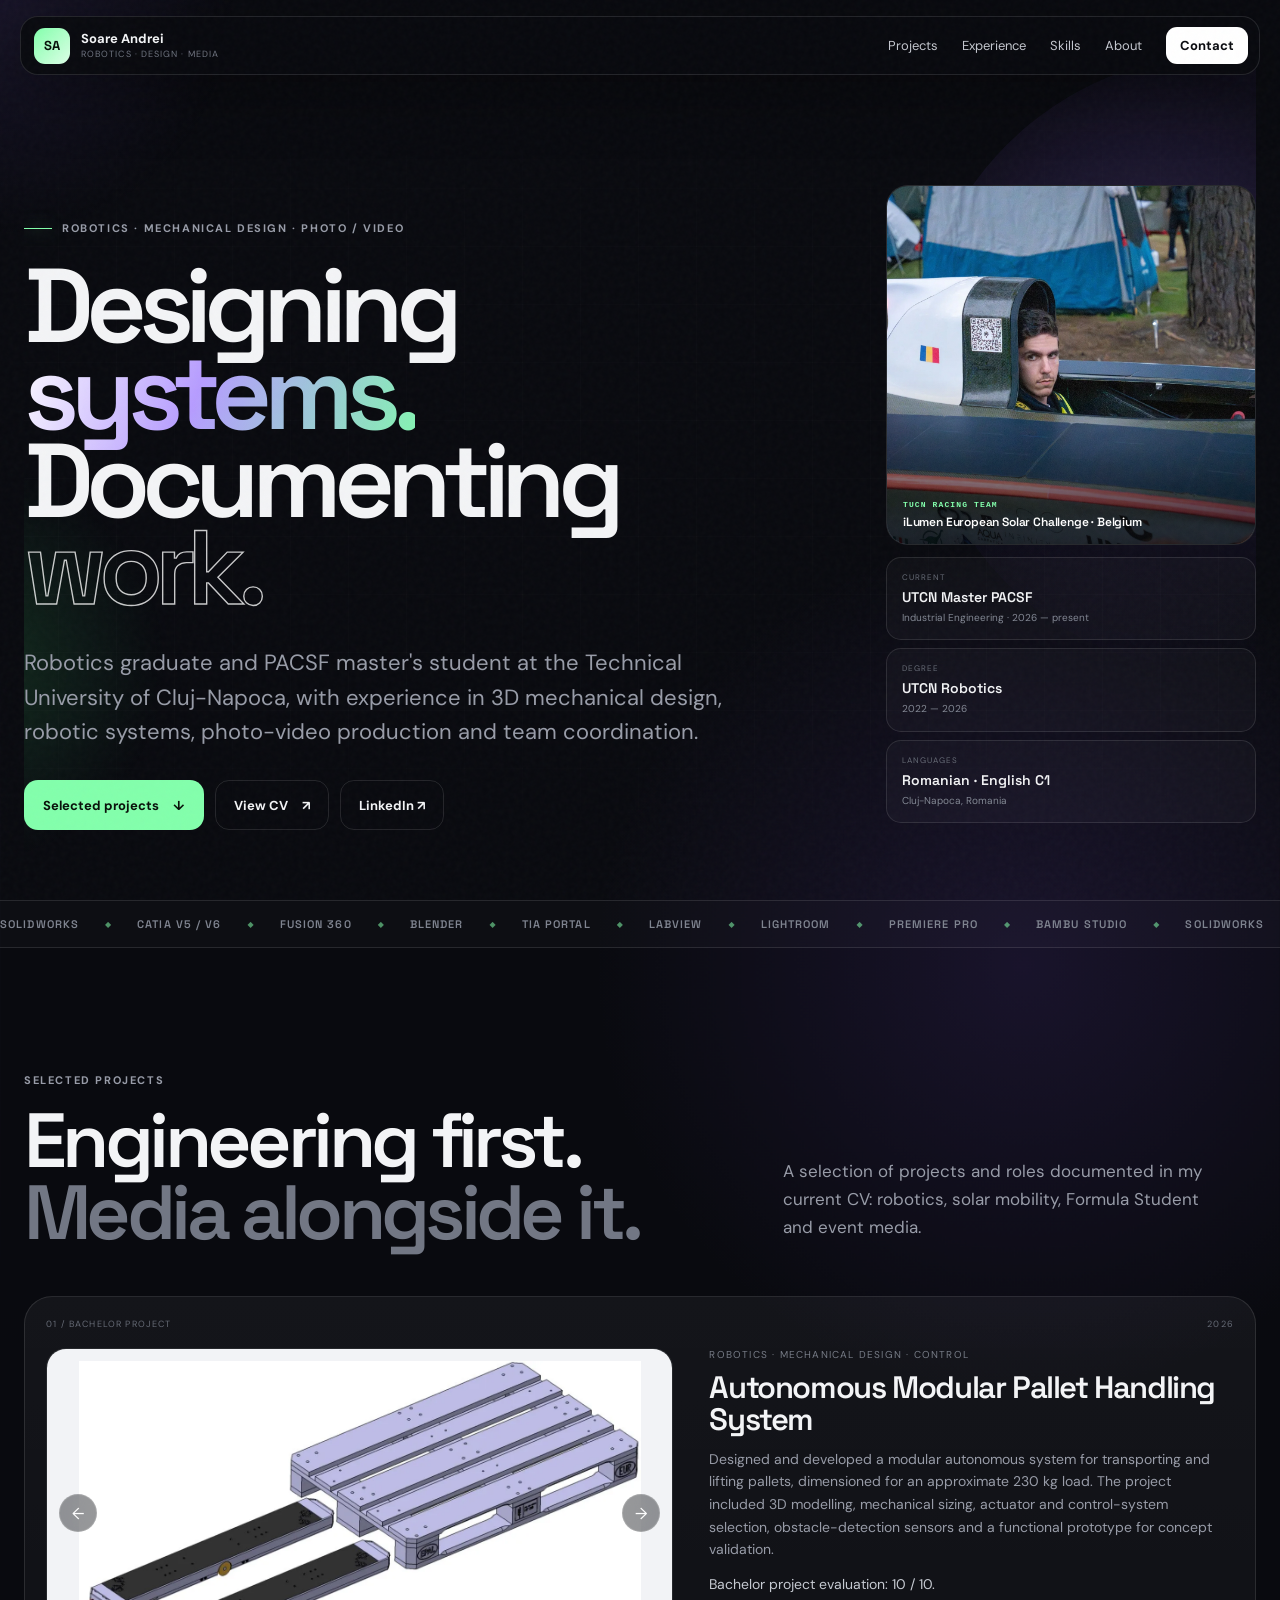
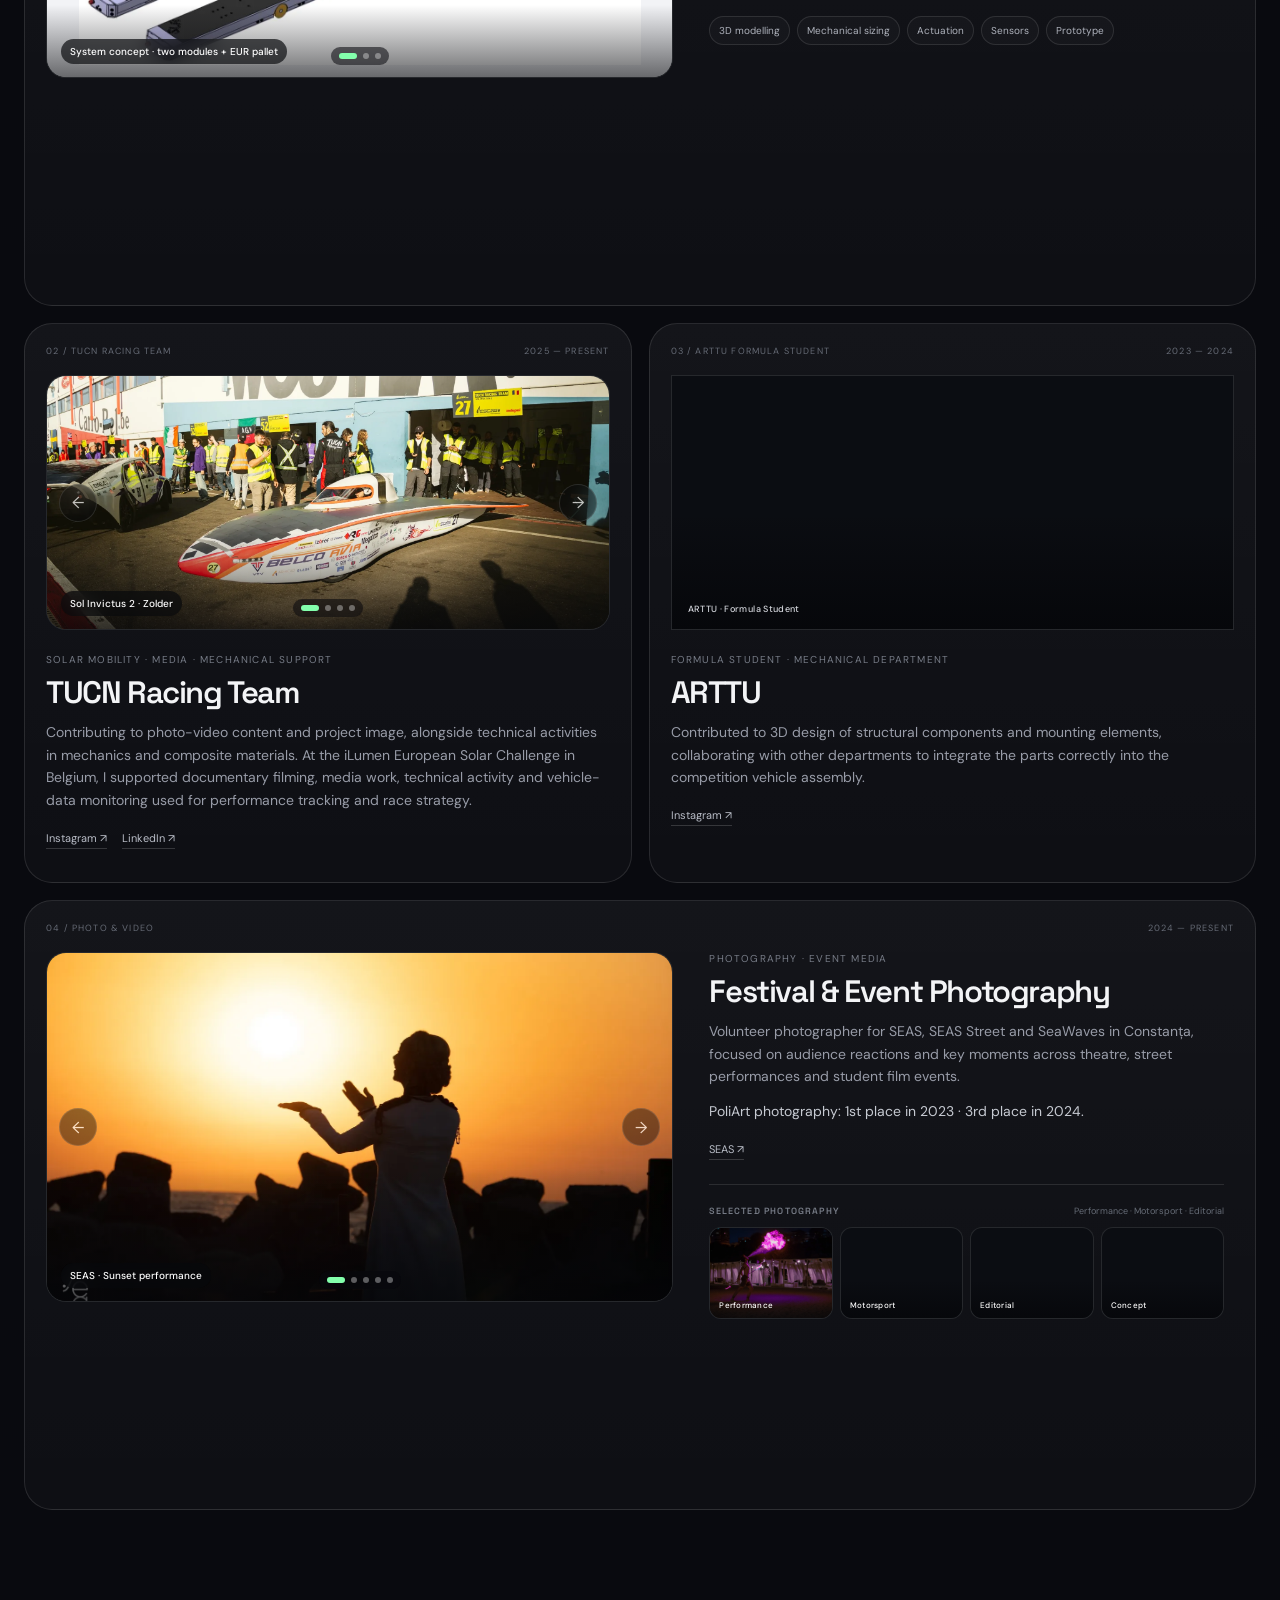
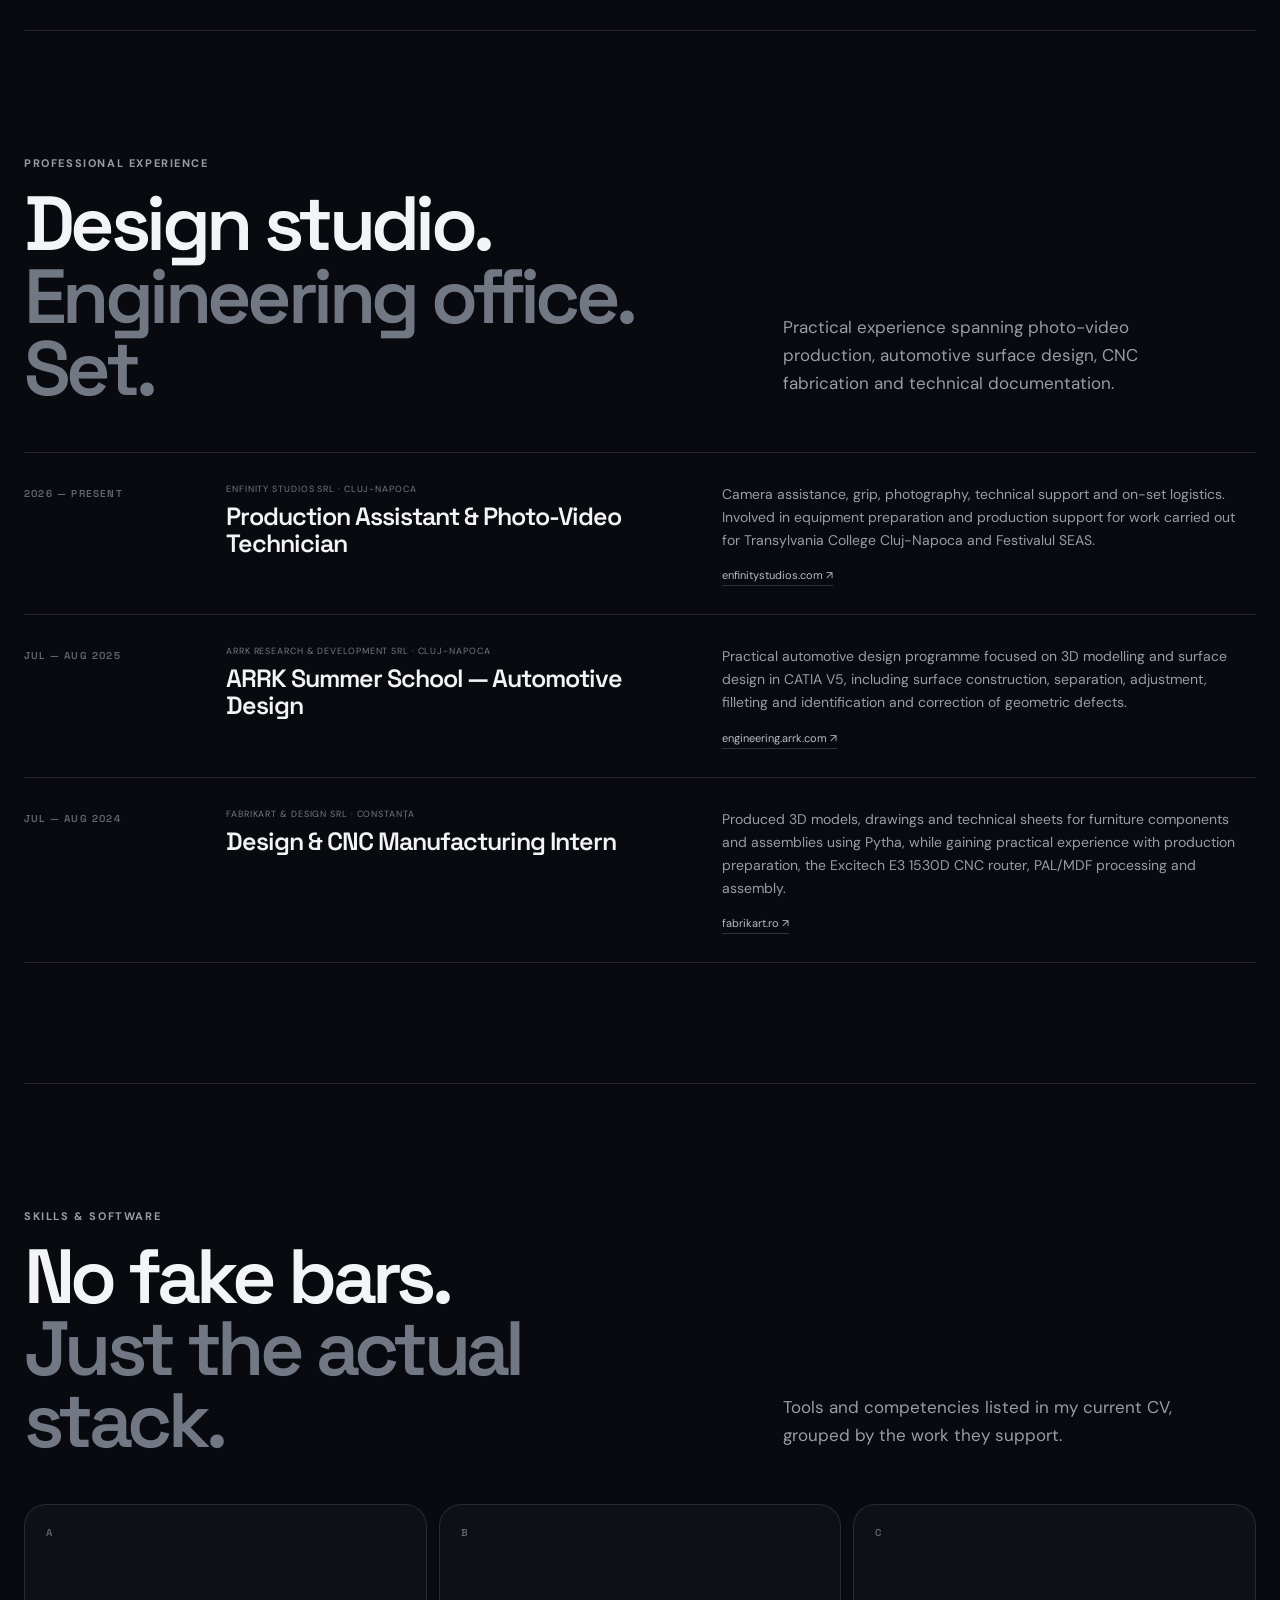
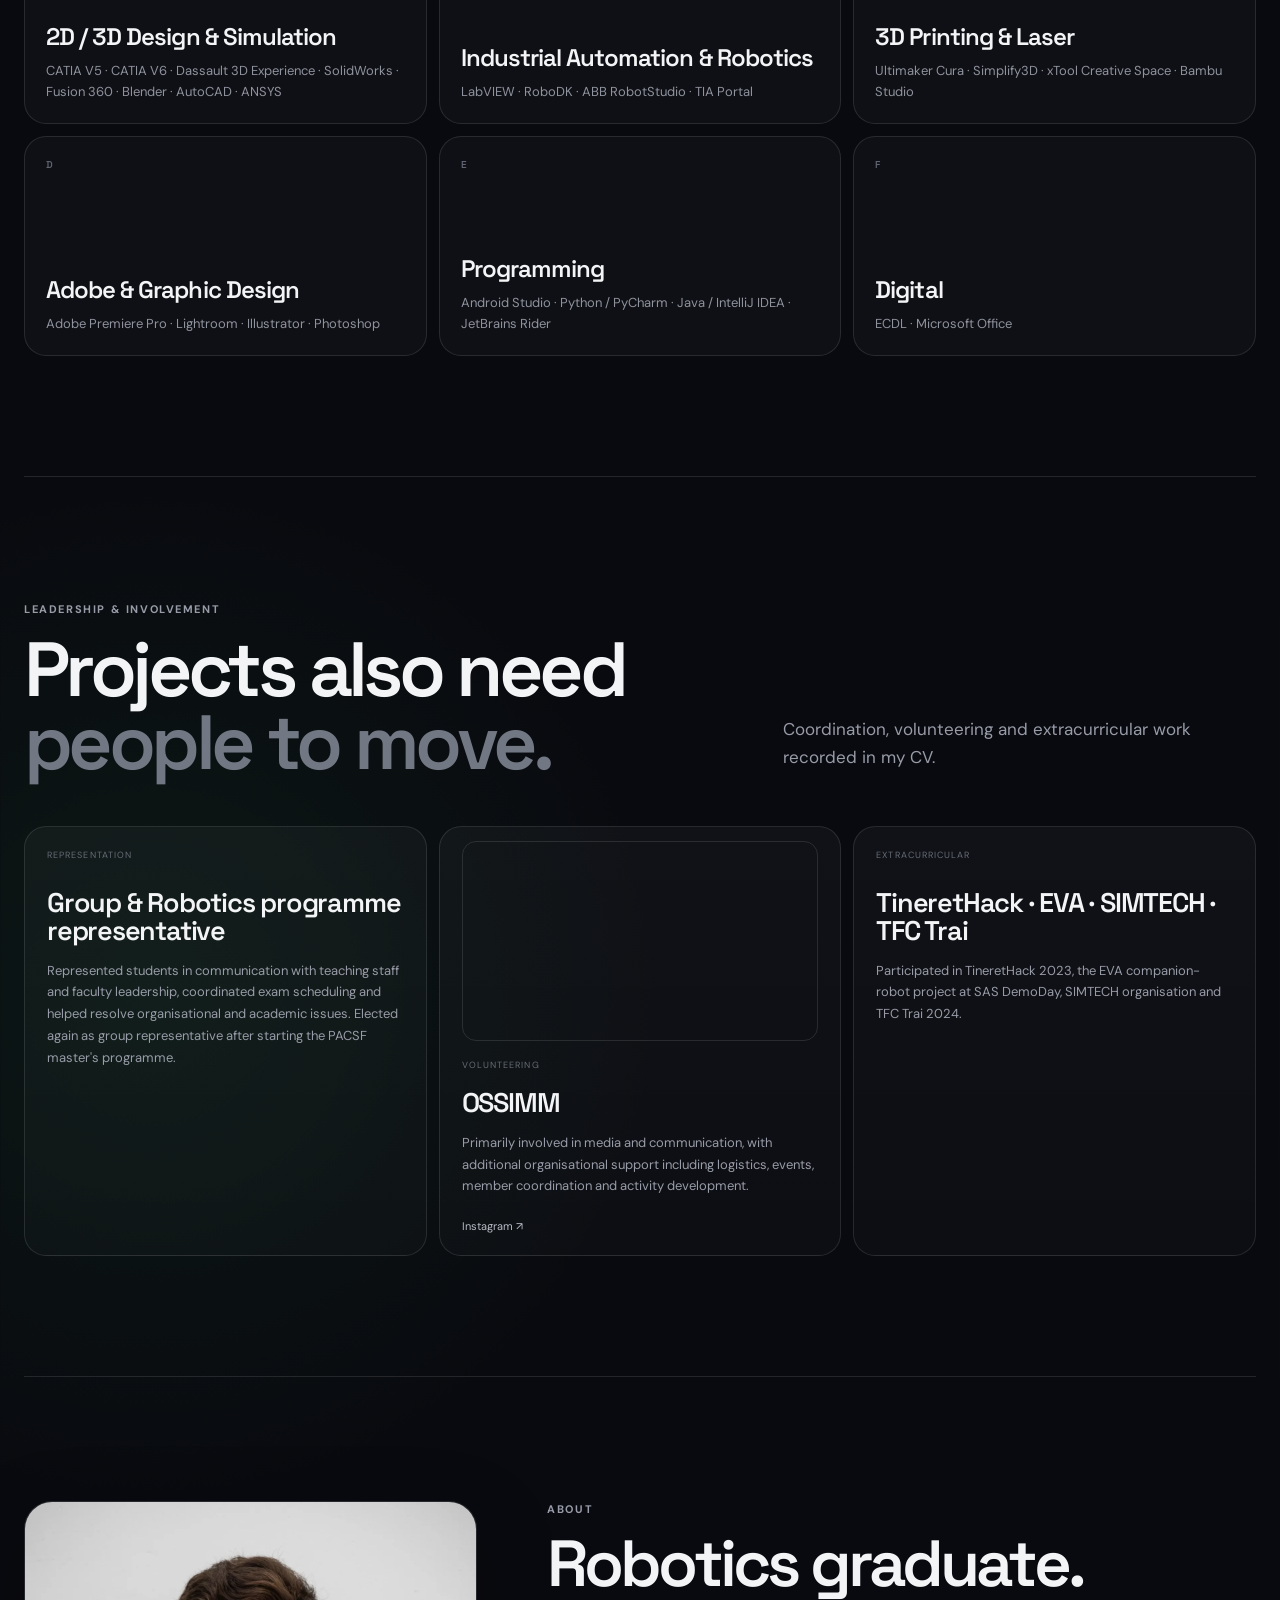
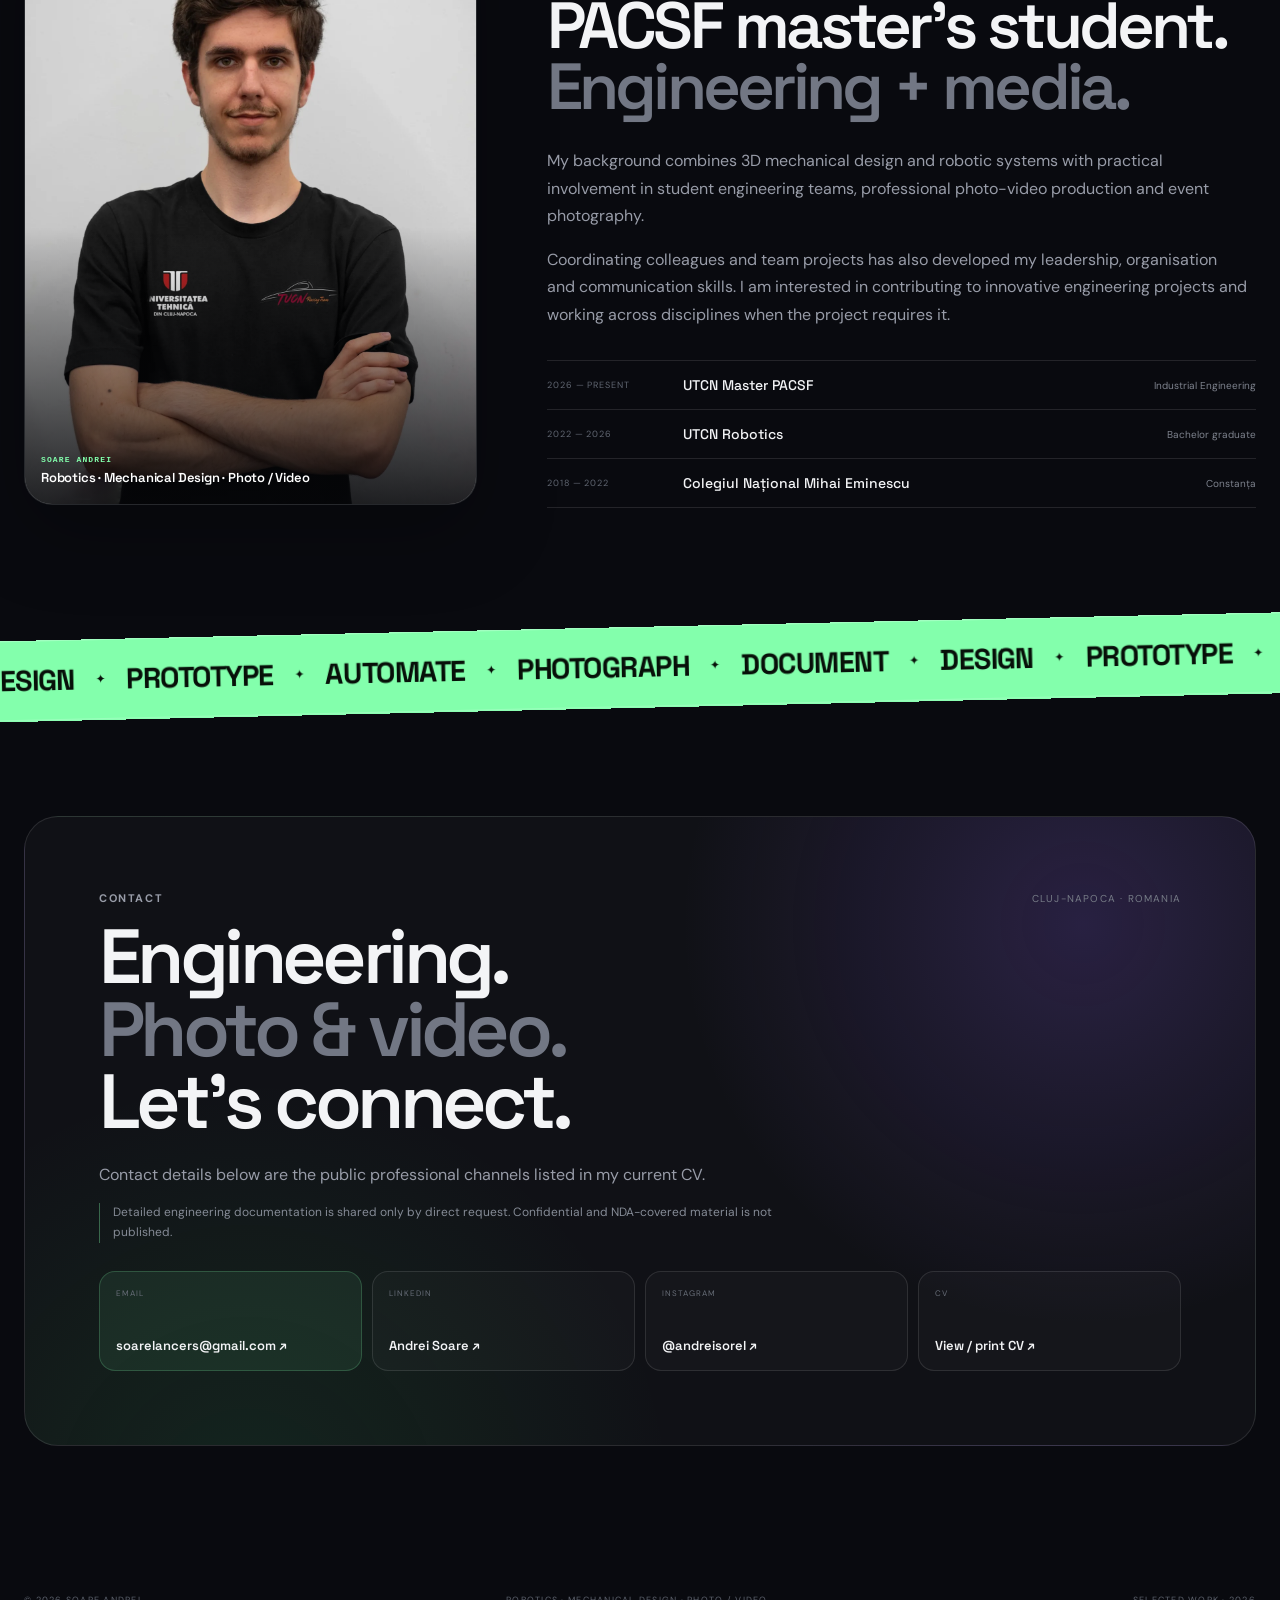
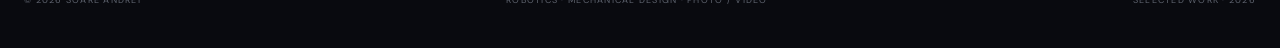
<file: index.html>
<!doctype html>
<html lang="en">
<head>
  <meta charset="utf-8">
  <meta name="viewport" content="width=device-width,initial-scale=1">
  <meta name="theme-color" content="#090a0f">
  <meta name="description" content="Portfolio of Soare Andrei — robotics, mechanical design, automation and photo-video work.">
  <meta property="og:title" content="Soare Andrei — Robotics · Design · Media">
  <meta property="og:description" content="Robotics graduate and PACSF master's student at UTCN, with experience in mechanical design, robotic systems and photo-video production.">
  <meta property="og:type" content="website">
  <meta property="og:site_name" content="Soare Andrei Portfolio">
  <meta property="og:url" content="https://sorel21.github.io/Sorel212/">
  <meta property="og:image" content="https://sorel21.github.io/Sorel212/assets/hero-cockpit.webp">
  <meta name="twitter:card" content="summary_large_image">
  <meta name="robots" content="index,follow">
  <link rel="canonical" href="https://sorel21.github.io/Sorel212/">
  <title>Soare Andrei — Robotics · Design · Media</title>
  <link rel="icon" href="favicon.svg" type="image/svg+xml">
  <link rel="preload" as="image" href="assets/hero-cockpit.webp" fetchpriority="high" decoding="async">
  <link rel="preconnect" href="https://fonts.googleapis.com">
  <link rel="preconnect" href="https://fonts.gstatic.com" crossorigin>
  <link href="https://fonts.googleapis.com/css2?family=DM+Sans:wght@400;500;600;700&family=Space+Grotesk:wght@500;600;700&display=swap" rel="stylesheet">
  <link rel="stylesheet" href="styles.css">
  <script type="application/ld+json">
  {
    "@context":"https://schema.org",
    "@type":"Person",
    "name":"Soare Andrei",
    "url":"https://sorel21.github.io/Sorel212/",
    "sameAs":[
      "https://www.linkedin.com/in/andrei-soare-3b8b732bb/",
      "https://www.instagram.com/andreisorel/"
    ],
    "alumniOf":{"@type":"CollegeOrUniversity","name":"Technical University of Cluj-Napoca"},
    "knowsAbout":["Robotics","Mechanical Design","Industrial Automation","Photography","Video Production"]
  }
  </script>
</head>
<body>
  <div class="page-noise" aria-hidden="true"></div>
  <div class="pointer-glow" aria-hidden="true"></div>
  <div class="scroll-progress" aria-hidden="true"><span></span></div>

  <header class="topbar">
    <a href="#top" class="brand" aria-label="Soare Andrei — home">
      <span class="brand-mark">SA</span>
      <span class="brand-copy">
        <strong>Soare Andrei</strong>
        <small>Robotics · Design · Media</small>
      </span>
    </a>

    <button class="nav-toggle" aria-label="Toggle navigation" aria-expanded="false">
      <span></span><span></span>
    </button>

    <nav class="nav" aria-label="Primary navigation">
      <a href="#work">Projects</a>
      <a href="#experience">Experience</a>
      <a href="#skills">Skills</a>
      <a href="#about">About</a>
      <a class="nav-accent" href="#contact">Contact</a>
    </nav>
  </header>

  <main id="top">
    <section class="hero">
      <div class="hero-grid" aria-hidden="true"></div>
      <div class="orb orb-a" aria-hidden="true"></div>
      <div class="orb orb-b" aria-hidden="true"></div>

      <div class="hero-main reveal">
        <div class="eyebrow"><span></span> Robotics · Mechanical Design · Photo / Video</div>
        <h1>
          Designing<br>
          <span class="gradient">systems.</span><br>
          Documenting <span class="outline">work.</span>
        </h1>
        <p class="hero-lead">
          Robotics graduate and PACSF master's student at the Technical University of Cluj-Napoca,
          with experience in 3D mechanical design, robotic systems, photo-video production
          and team coordination.
        </p>
        <div class="hero-actions">
          <a class="btn btn-primary" href="#work">Selected projects <span>↓</span></a>
          <a class="btn btn-ghost btn-cv" href="cv.html">View CV <span>↗</span></a>
          <a class="btn btn-ghost" href="https://www.linkedin.com/in/andrei-soare-3b8b732bb/" target="_blank" rel="noreferrer">LinkedIn ↗</a>
        </div>
      </div>

      <aside class="hero-side reveal">
        <figure class="image-frame hero-image-frame">
          <img src="assets/hero-cockpit.webp" alt="Soare Andrei in the cockpit of the TUCN Racing Team solar car" fetchpriority="high">
          <figcaption>
            <span>TUCN RACING TEAM</span>
            <strong>iLumen European Solar Challenge · Belgium</strong>
          </figcaption>
        </figure>
        <div class="hero-facts">
          <div class="fact-card">
            <span>Current</span>
            <strong>UTCN Master PACSF</strong>
            <small>Industrial Engineering · 2026 — present</small>
          </div>
          <div class="fact-card">
            <span>Degree</span>
            <strong>UTCN Robotics</strong>
            <small>2022 — 2026</small>
          </div>
          <div class="fact-card">
            <span>Languages</span>
            <strong>Romanian · English C1</strong>
            <small>Cluj-Napoca, Romania</small>
          </div>
        </div>
      </aside>

      <div class="hero-scroll" aria-hidden="true">
        <span>SCROLL</span><i></i>
      </div>
    </section>

    <section class="ticker" aria-label="Selected tools">
      <div class="ticker-track">
        <span>SolidWorks</span><i>◆</i><span>CATIA V5 / V6</span><i>◆</i><span>Fusion 360</span><i>◆</i>
        <span>Blender</span><i>◆</i><span>TIA Portal</span><i>◆</i><span>LabVIEW</span><i>◆</i>
        <span>Lightroom</span><i>◆</i><span>Premiere Pro</span><i>◆</i><span>Bambu Studio</span><i>◆</i>
        <span>SolidWorks</span><i>◆</i><span>CATIA V5 / V6</span><i>◆</i><span>Fusion 360</span><i>◆</i>
        <span>Blender</span><i>◆</i><span>TIA Portal</span><i>◆</i><span>LabVIEW</span><i>◆</i>
        <span>Lightroom</span><i>◆</i><span>Premiere Pro</span><i>◆</i><span>Bambu Studio</span><i>◆</i>
      </div>
    </section>

    <section class="section" id="work">
      <div class="section-head reveal">
        <div>
          <span class="kicker">Selected projects</span>
          <h2>Engineering first.<br><span>Media alongside it.</span></h2>
        </div>
        <p>
          A selection of projects and roles documented in my current CV:
          robotics, solar mobility, Formula Student and event media.
        </p>
      </div>

      <div class="project-grid">
        <article class="project project-feature reveal spotlight">
          <div class="project-meta">
            <span>01 / BACHELOR PROJECT</span>
            <span>2026</span>
          </div>
          <div class="project-photo-slot carousel portfolio-carousel bachelor-carousel" data-autoplay="4600" aria-label="CAD views of the autonomous modular pallet handling system">
            <div class="carousel-viewport">
              <figure class="carousel-slide is-active">
                <img src="assets/bachelor-main.webp" alt="CAD assembly showing two autonomous modules positioned under a EUR pallet" loading="lazy" decoding="async">
                <figcaption>System concept · two modules + EUR pallet</figcaption>
              </figure>
              <figure class="carousel-slide">
                <img src="assets/bachelor-unit.webp" alt="CAD isometric view of one autonomous pallet transport module" loading="lazy" decoding="async">
                <figcaption>Module design</figcaption>
              </figure>
              <figure class="carousel-slide">
                <img src="assets/bachelor-side.webp" alt="CAD side view of the lifting mechanism" loading="lazy" decoding="async">
                <figcaption>Lifting geometry</figcaption>
              </figure>
            </div>
            <button class="carousel-arrow carousel-prev" type="button" aria-label="Previous image">←</button>
            <button class="carousel-arrow carousel-next" type="button" aria-label="Next image">→</button>
            <div class="carousel-dots" aria-label="Choose image">
              <button class="is-active" type="button" aria-label="Image 1"></button>
              <button type="button" aria-label="Image 2"></button>
              <button type="button" aria-label="Image 3"></button>
            </div>
          </div>
          <div class="project-copy">
            <span class="project-tag">Robotics · Mechanical design · Control</span>
            <h3>Autonomous Modular Pallet Handling System</h3>
            <p>
              Designed and developed a modular autonomous system for transporting and lifting pallets,
              dimensioned for an approximate 230 kg load. The project included 3D modelling,
              mechanical sizing, actuator and control-system selection, obstacle-detection sensors
              and a functional prototype for concept validation.
            </p>
            <p class="project-note">Bachelor project evaluation: 10 / 10.</p>
            <div class="project-chips">
              <span>3D modelling</span><span>Mechanical sizing</span><span>Actuation</span><span>Sensors</span><span>Prototype</span>
            </div>
          </div>
        </article>

        <article class="project reveal spotlight">
          <div class="project-meta">
            <span>02 / TUCN RACING TEAM</span>
            <span>2025 — PRESENT</span>
          </div>
          <div class="project-photo-slot carousel portfolio-carousel compact-carousel tucn-carousel" data-autoplay="5200" aria-label="TUCN Racing Team at the iLumen European Solar Challenge">
            <div class="carousel-viewport">
              <figure class="carousel-slide is-active">
                <img src="assets/tucn-main.webp" alt="TUCN Racing Team solar car Sol Invictus 2 in the pit lane at Zolder" loading="lazy" decoding="async">
                <figcaption>Sol Invictus 2 · Zolder</figcaption>
              </figure>
              <figure class="carousel-slide">
                <img src="assets/tucn-team.webp" alt="TUCN Racing Team with Sol Invictus 2 at Zolder" loading="lazy" decoding="async">
                <figcaption>TUCN Racing Team · Zolder</figcaption>
              </figure>
              <figure class="carousel-slide">
                <img src="assets/tucn-drone.webp" alt="Solar cars and teams photographed from above at Zolder" loading="lazy" decoding="async">
                <figcaption>iLumen European Solar Challenge</figcaption>
              </figure>
              <figure class="carousel-slide">
                <img src="assets/tucn-media.webp" alt="Soare Andrei working at a laptop during the solar car competition" loading="lazy" decoding="async">
                <figcaption>Media & data support</figcaption>
              </figure>
            </div>
            <button class="carousel-arrow carousel-prev" type="button" aria-label="Previous image">←</button>
            <button class="carousel-arrow carousel-next" type="button" aria-label="Next image">→</button>
            <div class="carousel-dots" aria-label="Choose image">
              <button class="is-active" type="button" aria-label="Image 1"></button>
              <button type="button" aria-label="Image 2"></button>
              <button type="button" aria-label="Image 3"></button>
              <button type="button" aria-label="Image 4"></button>
            </div>
          </div>
          <div class="project-copy">
            <span class="project-tag">Solar mobility · Media · Mechanical support</span>
            <h3>TUCN Racing Team</h3>
            <p>
              Contributing to photo-video content and project image, alongside technical activities
              in mechanics and composite materials. At the iLumen European Solar Challenge in Belgium,
              I supported documentary filming, media work, technical activity and vehicle-data monitoring
              used for performance tracking and race strategy.
            </p>
            <div class="project-links">
              <a href="https://www.instagram.com/tucn_racingteam/" target="_blank" rel="noreferrer">Instagram ↗</a>
              <a href="https://www.linkedin.com/company/tucn-racing-team/" target="_blank" rel="noreferrer">LinkedIn ↗</a>
            </div>
          </div>
        </article>

        <article class="project reveal spotlight">
          <div class="project-meta">
            <span>03 / ARTTU FORMULA STUDENT</span>
            <span>2023 — 2024</span>
          </div>
          <figure class="project-photo-slot project-gallery single-project-image arttu-image">
            <img src="assets/arttu.webp" alt="Soare Andrei seated in the ARTTU Formula Student car" loading="lazy" decoding="async">
            <figcaption>ARTTU · Formula Student</figcaption>
          </figure>
          <div class="project-copy">
            <span class="project-tag">Formula Student · Mechanical department</span>
            <h3>ARTTU</h3>
            <p>
              Contributed to 3D design of structural components and mounting elements,
              collaborating with other departments to integrate the parts correctly
              into the competition vehicle assembly.
            </p>
            <div class="project-links">
              <a href="https://www.instagram.com/arttuclujnapoca/?hl=en" target="_blank" rel="noreferrer">Instagram ↗</a>
            </div>
          </div>
        </article>

        <article class="project project-feature media-project reveal spotlight">
          <div class="project-meta">
            <span>04 / PHOTO & VIDEO</span>
            <span>2024 — PRESENT</span>
          </div>

          <div class="project-photo-slot carousel portfolio-carousel media-carousel" data-autoplay="5000" aria-label="Selected SEAS festival and event photography">
            <div class="carousel-viewport">
              <figure class="carousel-slide is-active">
                <img class="portfolio-photo sprite-1" src="assets/seas-sunset.webp" alt="SEAS performer silhouetted against a sunset" loading="lazy" decoding="async">
                <figcaption>SEAS · Sunset performance</figcaption>
              </figure>
              <figure class="carousel-slide">
                <img class="portfolio-photo sprite-2" src="assets/seas-dance.webp" alt="Stage dancer captured in mid-air" loading="lazy" decoding="async">
                <figcaption>SEAS · Performance</figcaption>
              </figure>
              <figure class="carousel-slide">
                <img class="portfolio-photo sprite-3" src="assets/seas-drums.webp" alt="Illuminated percussion performance with an audience" loading="lazy" decoding="async">
                <figcaption>SEAS Street · Live performance</figcaption>
              </figure>
              <figure class="carousel-slide">
                <img class="portfolio-photo sprite-4" src="assets/seas-motion.webp" alt="Intentional motion-blur dance photograph" loading="lazy" decoding="async">
                <figcaption>SEAS · Motion study</figcaption>
              </figure>
              <figure class="carousel-slide">
                <img class="portfolio-photo sprite-5" src="assets/seas-stage.webp" alt="Traditional dance performance on stage" loading="lazy" decoding="async">
                <figcaption>SEAS · Stage photography</figcaption>
              </figure>
            </div>
            <button class="carousel-arrow carousel-prev" type="button" aria-label="Previous image">←</button>
            <button class="carousel-arrow carousel-next" type="button" aria-label="Next image">→</button>
            <div class="carousel-dots" aria-label="Choose image">
              <button class="is-active" type="button" aria-label="Image 1"></button>
              <button type="button" aria-label="Image 2"></button>
              <button type="button" aria-label="Image 3"></button>
              <button type="button" aria-label="Image 4"></button>
              <button type="button" aria-label="Image 5"></button>
            </div>
          </div>

          <div class="project-copy">
            <span class="project-tag">Photography · Event media</span>
            <h3>Festival & Event Photography</h3>
            <p>
              Volunteer photographer for SEAS, SEAS Street and SeaWaves in Constanța,
              focused on audience reactions and key moments across theatre, street
              performances and student film events.
            </p>
            <p class="project-note">PoliArt photography: 1st place in 2023 · 3rd place in 2024.</p>
            <div class="project-links">
              <a href="https://www.seas.ro" target="_blank" rel="noreferrer">SEAS ↗</a>
            </div>

            <div class="selected-photo-set" aria-label="Selected photography outside SEAS">
              <div class="selected-photo-head">
                <span>SELECTED PHOTOGRAPHY</span>
                <small>Performance · Motorsport · Editorial</small>
              </div>
              <div class="selected-photo-grid">
                <figure>
                  <img class="portfolio-photo sprite-6" src="assets/photo-fire.webp" alt="Fire performance photograph" loading="lazy" decoding="async">
                  <figcaption>Performance</figcaption>
                </figure>
                <figure>
                  <img class="portfolio-photo sprite-7" src="assets/photo-motorsport.webp" alt="Rally car photographed in motion" loading="lazy" decoding="async">
                  <figcaption>Motorsport</figcaption>
                </figure>
                <figure>
                  <img class="portfolio-photo sprite-8" src="assets/photo-editorial.webp" alt="Editorial portrait in an orange jacket" loading="lazy" decoding="async">
                  <figcaption>Editorial</figcaption>
                </figure>
                <figure>
                  <img class="portfolio-photo sprite-9" src="assets/photo-concept.webp" alt="Dark conceptual portrait with geometric mask" loading="lazy" decoding="async">
                  <figcaption>Concept</figcaption>
                </figure>
              </div>
            </div>
          </div>
        </article>
      </div>
    </section>

    <section class="section experience-section" id="experience">
      <div class="section-head reveal">
        <div>
          <span class="kicker">Professional experience</span>
          <h2>Design studio.<br><span>Engineering office. Set.</span></h2>
        </div>
        <p>
          Practical experience spanning photo-video production, automotive surface design,
          CNC fabrication and technical documentation.
        </p>
      </div>

      <div class="timeline">
        <article class="timeline-row reveal">
          <div class="timeline-date">2026 — PRESENT</div>
          <div class="timeline-role">
            <span>Enfinity Studios SRL · Cluj-Napoca</span>
            <h3>Production Assistant & Photo-Video Technician</h3>
          </div>
          <div class="timeline-copy">
            <p>
              Camera assistance, grip, photography, technical support and on-set logistics.
              Involved in equipment preparation and production support for work carried out
              for Transylvania College Cluj-Napoca and Festivalul SEAS.
            </p>
            <a href="https://www.enfinitystudios.com" target="_blank" rel="noreferrer">enfinitystudios.com ↗</a>
          </div>
        </article>

        <article class="timeline-row reveal">
          <div class="timeline-date">JUL — AUG 2025</div>
          <div class="timeline-role">
            <span>ARRK Research & Development SRL · Cluj-Napoca</span>
            <h3>ARRK Summer School — Automotive Design</h3>
          </div>
          <div class="timeline-copy">
            <p>
              Practical automotive design programme focused on 3D modelling and surface design
              in CATIA V5, including surface construction, separation, adjustment, filleting
              and identification and correction of geometric defects.
            </p>
            <a href="https://engineering.arrk.com" target="_blank" rel="noreferrer">engineering.arrk.com ↗</a>
          </div>
        </article>

        <article class="timeline-row reveal">
          <div class="timeline-date">JUL — AUG 2024</div>
          <div class="timeline-role">
            <span>Fabrikart & Design SRL · Constanța</span>
            <h3>Design & CNC Manufacturing Intern</h3>
          </div>
          <div class="timeline-copy">
            <p>
              Produced 3D models, drawings and technical sheets for furniture components and assemblies
              using Pytha, while gaining practical experience with production preparation,
              the Excitech E3 1530D CNC router, PAL/MDF processing and assembly.
            </p>
            <a href="https://fabrikart.ro" target="_blank" rel="noreferrer">fabrikart.ro ↗</a>
          </div>
        </article>
      </div>
    </section>

    <section class="section skills-section" id="skills">
      <div class="section-head reveal">
        <div>
          <span class="kicker">Skills & software</span>
          <h2>No fake bars.<br><span>Just the actual stack.</span></h2>
        </div>
        <p>
          Tools and competencies listed in my current CV, grouped by the work they support.
        </p>
      </div>

      <div class="skills-grid">
        <article class="skill-card reveal">
          <span class="skill-index">A</span>
          <h3>2D / 3D Design & Simulation</h3>
          <p>CATIA V5 · CATIA V6 · Dassault 3D Experience · SolidWorks · Fusion 360 · Blender · AutoCAD · ANSYS</p>
        </article>
        <article class="skill-card reveal">
          <span class="skill-index">B</span>
          <h3>Industrial Automation & Robotics</h3>
          <p>LabVIEW · RoboDK · ABB RobotStudio · TIA Portal</p>
        </article>
        <article class="skill-card reveal">
          <span class="skill-index">C</span>
          <h3>3D Printing & Laser</h3>
          <p>Ultimaker Cura · Simplify3D · xTool Creative Space · Bambu Studio</p>
        </article>
        <article class="skill-card reveal">
          <span class="skill-index">D</span>
          <h3>Adobe & Graphic Design</h3>
          <p>Adobe Premiere Pro · Lightroom · Illustrator · Photoshop</p>
        </article>
        <article class="skill-card reveal">
          <span class="skill-index">E</span>
          <h3>Programming</h3>
          <p>Android Studio · Python / PyCharm · Java / IntelliJ IDEA · JetBrains Rider</p>
        </article>
        <article class="skill-card reveal">
          <span class="skill-index">F</span>
          <h3>Digital</h3>
          <p>ECDL · Microsoft Office</p>
        </article>
      </div>
    </section>

    <section class="section involvement-section">
      <div class="section-head reveal">
        <div>
          <span class="kicker">Leadership & involvement</span>
          <h2>Projects also need<br><span>people to move.</span></h2>
        </div>
        <p>
          Coordination, volunteering and extracurricular work recorded in my CV.
        </p>
      </div>

      <div class="involvement-grid">
        <article class="involvement-card reveal">
          <span>REPRESENTATION</span>
          <h3>Group & Robotics programme representative</h3>
          <p>
            Represented students in communication with teaching staff and faculty leadership,
            coordinated exam scheduling and helped resolve organisational and academic issues.
            Elected again as group representative after starting the PACSF master's programme.
          </p>
        </article>
        <article class="involvement-card involvement-card-photo reveal">
          <img class="involvement-photo" src="assets/ossimm-community.webp" alt="OSSIMM community activity around a campfire" loading="lazy" decoding="async">
          <span>VOLUNTEERING</span>
          <h3>OSSIMM</h3>
          <p>
            Primarily involved in media and communication, with additional organisational support
            including logistics, events, member coordination and activity development.
          </p>
          <a href="https://www.instagram.com/ossimm_cluj/" target="_blank" rel="noreferrer">Instagram ↗</a>
        </article>
        <article class="involvement-card reveal">
          <span>EXTRACURRICULAR</span>
          <h3>TineretHack · EVA · SIMTECH · TFC Trai</h3>
          <p>
            Participated in TineretHack 2023, the EVA companion-robot project at SAS DemoDay,
            SIMTECH organisation and TFC Trai 2024.
          </p>
        </article>
      </div>
    </section>

    <section class="section about-section" id="about">
      <div class="portrait-wrap reveal">
        <figure class="portrait-frame">
          <img src="assets/portrait.webp" alt="Portrait of Soare Andrei wearing a TUCN Racing Team shirt" loading="lazy" decoding="async">
          <figcaption>
            <span>SOARE ANDREI</span>
            <strong>Robotics · Mechanical Design · Photo / Video</strong>
          </figcaption>
        </figure>
      </div>

      <div class="about-copy reveal">
        <span class="kicker">About</span>
        <h2>Robotics graduate.<br>PACSF master's student.<br><span>Engineering + media.</span></h2>
        <p>
          My background combines 3D mechanical design and robotic systems with practical
          involvement in student engineering teams, professional photo-video production
          and event photography.
        </p>
        <p>
          Coordinating colleagues and team projects has also developed my leadership,
          organisation and communication skills. I am interested in contributing to
          innovative engineering projects and working across disciplines when the project requires it.
        </p>

        <div class="education-list">
          <div>
            <span>2026 — PRESENT</span>
            <strong>UTCN Master PACSF</strong>
            <small>Industrial Engineering</small>
          </div>
          <div>
            <span>2022 — 2026</span>
            <strong>UTCN Robotics</strong>
            <small>Bachelor graduate</small>
          </div>
          <div>
            <span>2018 — 2022</span>
            <strong>Colegiul Național Mihai Eminescu</strong>
            <small>Constanța</small>
          </div>
        </div>
      </div>
    </section>

    <section class="manifesto" aria-label="Design, prototype, automate, photograph, document">
      <div class="manifesto-track">
        <span>DESIGN</span><i>✦</i><span>PROTOTYPE</span><i>✦</i><span>AUTOMATE</span><i>✦</i>
        <span>PHOTOGRAPH</span><i>✦</i><span>DOCUMENT</span><i>✦</i>
        <span>DESIGN</span><i>✦</i><span>PROTOTYPE</span><i>✦</i><span>AUTOMATE</span><i>✦</i>
        <span>PHOTOGRAPH</span><i>✦</i><span>DOCUMENT</span><i>✦</i>
      </div>
    </section>

    <section class="section contact-section" id="contact">
      <div class="contact-card reveal spotlight">
        <div class="contact-top">
          <span class="kicker">Contact</span>
          <span class="contact-location">Cluj-Napoca · Romania</span>
        </div>
        <h2>Engineering.<br><span>Photo & video.</span><br>Let's connect.</h2>
        <p>
          Contact details below are the public professional channels listed in my current CV.
        </p>
        <p class="contact-note">
          Detailed engineering documentation is shared only by direct request. Confidential and NDA-covered material is not published.
        </p>
        <div class="contact-links">
          <a class="contact-link primary-contact" href="mailto:soarelancers@gmail.com">
            <span>Email</span><strong>soarelancers@gmail.com ↗</strong>
          </a>
          <a class="contact-link" href="https://www.linkedin.com/in/andrei-soare-3b8b732bb/" target="_blank" rel="noreferrer">
            <span>LinkedIn</span><strong>Andrei Soare ↗</strong>
          </a>
          <a class="contact-link" href="https://www.instagram.com/andreisorel/" target="_blank" rel="noreferrer">
            <span>Instagram</span><strong>@andreisorel ↗</strong>
          </a>
          <a class="contact-link cv-contact" href="cv.html">
            <span>CV</span><strong>View / print CV ↗</strong>
          </a>
        </div>
      </div>
    </section>
  </main>

  <footer>
    <span>© <span id="year"></span> Soare Andrei</span>
    <span>Robotics · Mechanical Design · Photo / Video</span>
    <span>Selected work · 2026</span>
  </footer>

  <script src="script.js"></script>
</body>
</html>
</file>
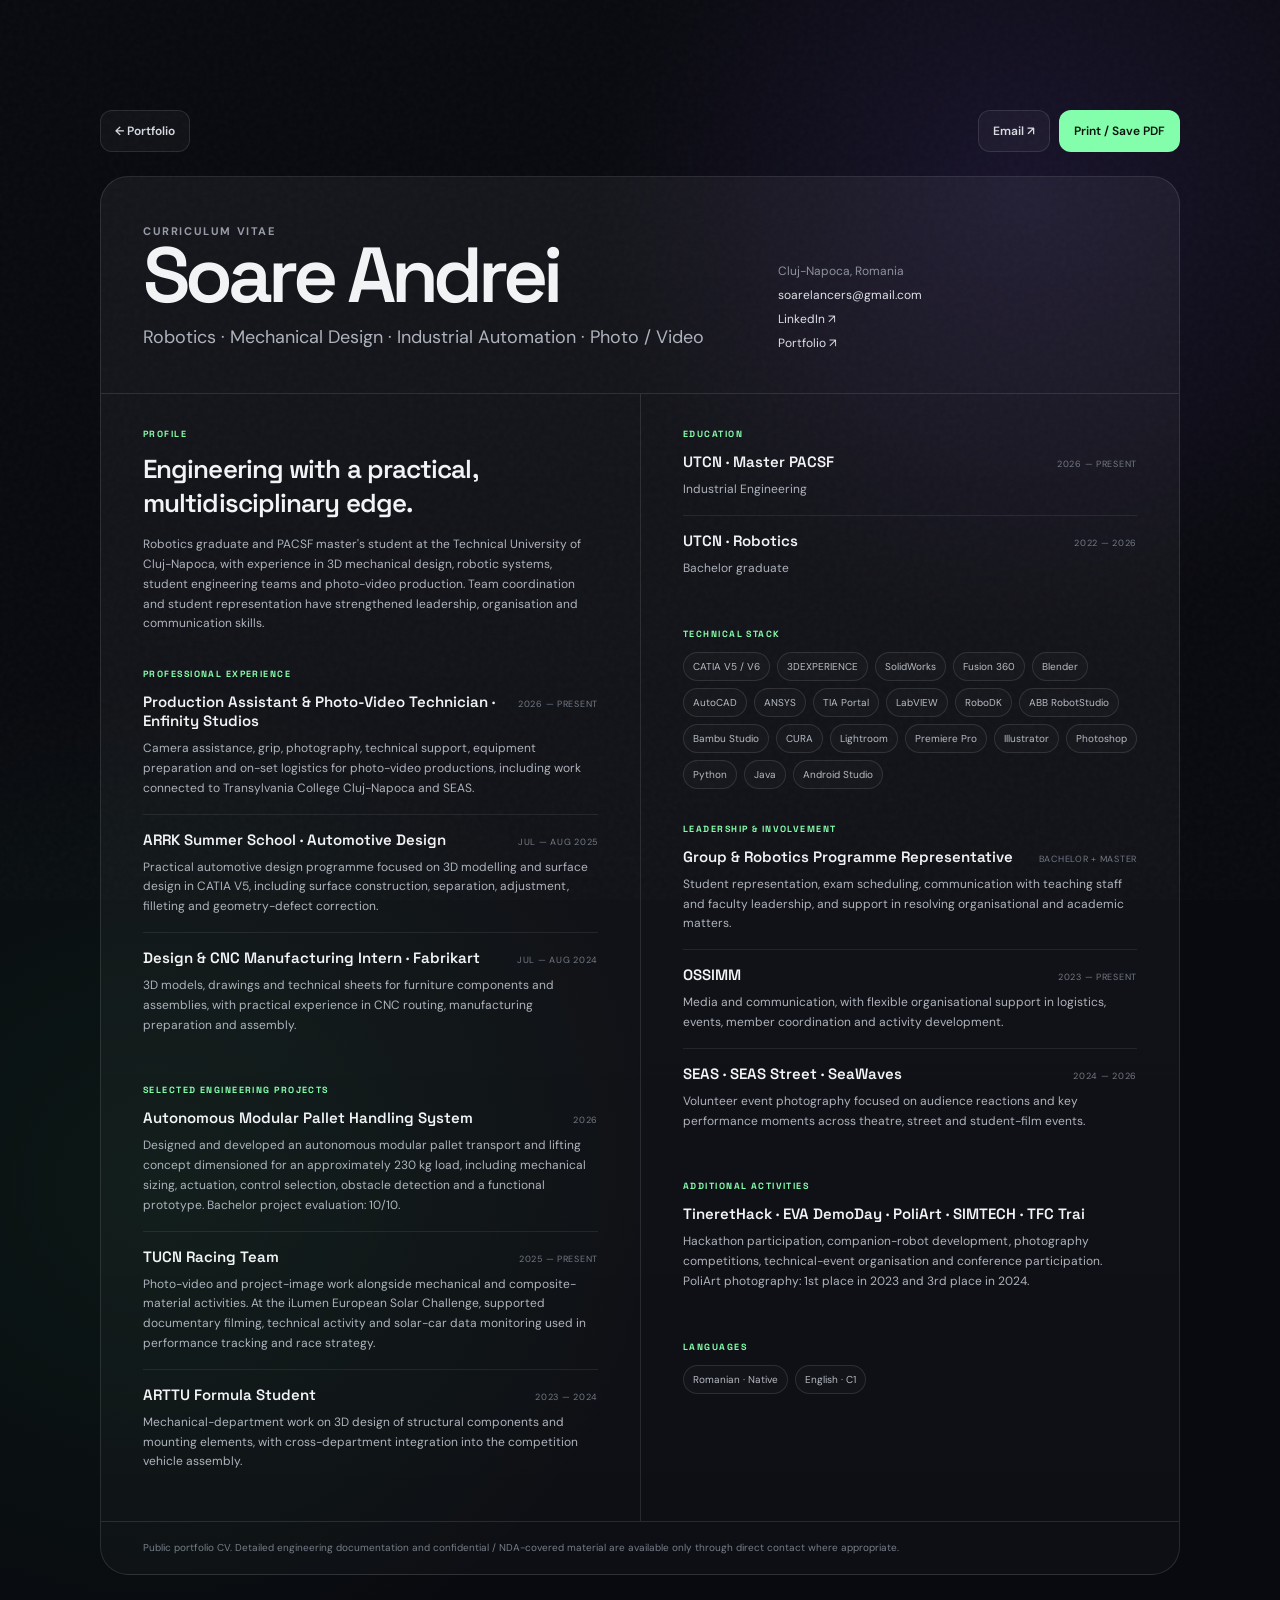
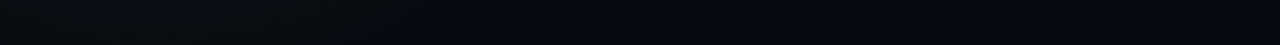
<file: cv.html>
<!doctype html>
<html lang="en">
<head>
  <meta charset="utf-8">
  <meta name="viewport" content="width=device-width,initial-scale=1">
  <meta name="theme-color" content="#090a0f">
  <meta name="description" content="Public CV of Soare Andrei — robotics, mechanical design, industrial automation and photo-video production.">
  <meta name="robots" content="index,follow">
  <link rel="canonical" href="https://sorel21.github.io/Sorel212/cv.html">
  <title>Soare Andrei — CV</title>
  <link rel="icon" href="favicon.svg" type="image/svg+xml">
  <link rel="preconnect" href="https://fonts.googleapis.com">
  <link rel="preconnect" href="https://fonts.gstatic.com" crossorigin>
  <link href="https://fonts.googleapis.com/css2?family=DM+Sans:wght@400;500;600;700&family=Space+Grotesk:wght@500;600;700&display=swap" rel="stylesheet">
  <link rel="stylesheet" href="styles.css">
</head>
<body class="cv-page">
  <div class="page-noise" aria-hidden="true"></div>
  <main class="cv-shell">
    <div class="cv-toolbar">
      <a class="cv-back" href="index.html">← Portfolio</a>
      <div class="cv-toolbar-actions">
        <a class="cv-back" href="mailto:soarelancers@gmail.com">Email ↗</a>
        <button class="cv-print" type="button" onclick="window.print()">Print / Save PDF</button>
      </div>
    </div>

    <article class="cv-sheet">
      <header class="cv-header">
        <div>
          <span class="kicker">Curriculum Vitae</span>
          <h1>Soare Andrei</h1>
          <p class="cv-role">Robotics · Mechanical Design · Industrial Automation · Photo / Video</p>
        </div>
        <div class="cv-meta">
          <span>Cluj-Napoca, Romania</span>
          <a href="mailto:soarelancers@gmail.com">soarelancers@gmail.com</a>
          <a href="https://www.linkedin.com/in/andrei-soare-3b8b732bb/" target="_blank" rel="noreferrer">LinkedIn ↗</a>
          <a href="index.html">Portfolio ↗</a>
        </div>
      </header>

      <div class="cv-content">
        <div class="cv-column">
          <section class="cv-block">
            <span class="cv-label">Profile</span>
            <h2>Engineering with a practical, multidisciplinary edge.</h2>
            <p class="cv-summary">Robotics graduate and PACSF master's student at the Technical University of Cluj-Napoca, with experience in 3D mechanical design, robotic systems, student engineering teams and photo-video production. Team coordination and student representation have strengthened leadership, organisation and communication skills.</p>
          </section>

          <section class="cv-block">
            <span class="cv-label">Professional experience</span>
            <div class="cv-item">
              <div class="cv-item-head"><h3>Production Assistant & Photo-Video Technician · Enfinity Studios</h3><span class="cv-date">2026 — Present</span></div>
              <p>Camera assistance, grip, photography, technical support, equipment preparation and on-set logistics for photo-video productions, including work connected to Transylvania College Cluj-Napoca and SEAS.</p>
            </div>
            <div class="cv-item">
              <div class="cv-item-head"><h3>ARRK Summer School · Automotive Design</h3><span class="cv-date">Jul — Aug 2025</span></div>
              <p>Practical automotive design programme focused on 3D modelling and surface design in CATIA V5, including surface construction, separation, adjustment, filleting and geometry-defect correction.</p>
            </div>
            <div class="cv-item">
              <div class="cv-item-head"><h3>Design & CNC Manufacturing Intern · Fabrikart</h3><span class="cv-date">Jul — Aug 2024</span></div>
              <p>3D models, drawings and technical sheets for furniture components and assemblies, with practical experience in CNC routing, manufacturing preparation and assembly.</p>
            </div>
          </section>

          <section class="cv-block">
            <span class="cv-label">Selected engineering projects</span>
            <div class="cv-item">
              <div class="cv-item-head"><h3>Autonomous Modular Pallet Handling System</h3><span class="cv-date">2026</span></div>
              <p>Designed and developed an autonomous modular pallet transport and lifting concept dimensioned for an approximately 230 kg load, including mechanical sizing, actuation, control selection, obstacle detection and a functional prototype. Bachelor project evaluation: 10/10.</p>
            </div>
            <div class="cv-item">
              <div class="cv-item-head"><h3>TUCN Racing Team</h3><span class="cv-date">2025 — Present</span></div>
              <p>Photo-video and project-image work alongside mechanical and composite-material activities. At the iLumen European Solar Challenge, supported documentary filming, technical activity and solar-car data monitoring used in performance tracking and race strategy.</p>
            </div>
            <div class="cv-item">
              <div class="cv-item-head"><h3>ARTTU Formula Student</h3><span class="cv-date">2023 — 2024</span></div>
              <p>Mechanical-department work on 3D design of structural components and mounting elements, with cross-department integration into the competition vehicle assembly.</p>
            </div>
          </section>
        </div>

        <div class="cv-column">
          <section class="cv-block">
            <span class="cv-label">Education</span>
            <div class="cv-item">
              <div class="cv-item-head"><h3>UTCN · Master PACSF</h3><span class="cv-date">2026 — Present</span></div>
              <p class="cv-sub">Industrial Engineering</p>
            </div>
            <div class="cv-item">
              <div class="cv-item-head"><h3>UTCN · Robotics</h3><span class="cv-date">2022 — 2026</span></div>
              <p class="cv-sub">Bachelor graduate</p>
            </div>
          </section>

          <section class="cv-block">
            <span class="cv-label">Technical stack</span>
            <div class="cv-skills">
              <span>CATIA V5 / V6</span><span>3DEXPERIENCE</span><span>SolidWorks</span><span>Fusion 360</span><span>Blender</span><span>AutoCAD</span><span>ANSYS</span>
              <span>TIA Portal</span><span>LabVIEW</span><span>RoboDK</span><span>ABB RobotStudio</span>
              <span>Bambu Studio</span><span>CURA</span><span>Lightroom</span><span>Premiere Pro</span><span>Illustrator</span><span>Photoshop</span>
              <span>Python</span><span>Java</span><span>Android Studio</span>
            </div>
          </section>

          <section class="cv-block">
            <span class="cv-label">Leadership & involvement</span>
            <div class="cv-item">
              <div class="cv-item-head"><h3>Group & Robotics Programme Representative</h3><span class="cv-date">Bachelor + Master</span></div>
              <p>Student representation, exam scheduling, communication with teaching staff and faculty leadership, and support in resolving organisational and academic matters.</p>
            </div>
            <div class="cv-item">
              <div class="cv-item-head"><h3>OSSIMM</h3><span class="cv-date">2023 — Present</span></div>
              <p>Media and communication, with flexible organisational support in logistics, events, member coordination and activity development.</p>
            </div>
            <div class="cv-item">
              <div class="cv-item-head"><h3>SEAS · SEAS Street · SeaWaves</h3><span class="cv-date">2024 — 2026</span></div>
              <p>Volunteer event photography focused on audience reactions and key performance moments across theatre, street and student-film events.</p>
            </div>
          </section>

          <section class="cv-block">
            <span class="cv-label">Additional activities</span>
            <div class="cv-item">
              <h3>TineretHack · EVA DemoDay · PoliArt · SIMTECH · TFC Trai</h3>
              <p>Hackathon participation, companion-robot development, photography competitions, technical-event organisation and conference participation. PoliArt photography: 1st place in 2023 and 3rd place in 2024.</p>
            </div>
          </section>

          <section class="cv-block">
            <span class="cv-label">Languages</span>
            <div class="cv-skills"><span>Romanian · Native</span><span>English · C1</span></div>
          </section>
        </div>
      </div>

      <p class="cv-private-note">Public portfolio CV. Detailed engineering documentation and confidential / NDA-covered material are available only through direct contact where appropriate.</p>
    </article>
  </main>
</body>
</html>
</file>
<file: styles.css>
:root{
  --bg:#090a0f;
  --bg2:#0d0f16;
  --panel:rgba(255,255,255,.045);
  --panel2:rgba(255,255,255,.07);
  --line:rgba(255,255,255,.11);
  --line2:rgba(255,255,255,.18);
  --text:#f3f4f6;
  --muted:#989ca8;
  --purple:#9a74ff;
  --purple2:#6d46e8;
  --green:#83ffac;
  --green2:#2fd36c;
  --max:1240px;
  --radius:28px;
}
*{box-sizing:border-box}
html{scroll-behavior:smooth;scroll-padding-top:105px}
body{
  margin:0;
  background:
    radial-gradient(circle at 80% 12%,rgba(121,76,214,.14),transparent 27rem),
    radial-gradient(circle at 12% 72%,rgba(47,211,108,.07),transparent 32rem),
    var(--bg);
  color:var(--text);
  font-family:"DM Sans",system-ui,sans-serif;
  overflow-x:hidden;
}
a{color:inherit;text-decoration:none}
button{font:inherit}
img{display:block;max-width:100%}
::selection{background:var(--green);color:#081009}

.page-noise{
  position:fixed;inset:0;z-index:100;pointer-events:none;opacity:.035;
  background-image:url("data:image/svg+xml,%3Csvg viewBox='0 0 180 180' xmlns='http://www.w3.org/2000/svg'%3E%3Cfilter id='n'%3E%3CfeTurbulence type='fractalNoise' baseFrequency='.95' numOctaves='4' stitchTiles='stitch'/%3E%3C/filter%3E%3Crect width='100%25' height='100%25' filter='url(%23n)' opacity='.8'/%3E%3C/svg%3E")
}
.pointer-glow{
  position:fixed;width:500px;height:500px;border-radius:50%;z-index:0;pointer-events:none;
  transform:translate(-50%,-50%);
  background:radial-gradient(circle,rgba(145,102,255,.10),transparent 67%)
}
.scroll-progress{
  position:fixed;left:0;right:0;top:0;height:2px;z-index:120;background:transparent
}
.scroll-progress span{
  display:block;width:0;height:100%;
  background:linear-gradient(90deg,var(--purple),var(--green))
}

.topbar{
  position:fixed;left:50%;top:16px;transform:translateX(-50%);z-index:80;
  width:min(calc(100% - 32px),var(--max));
  display:flex;align-items:center;justify-content:space-between;
  padding:10px 11px 10px 13px;border:1px solid var(--line);border-radius:18px;
  background:rgba(9,10,15,.92);backdrop-filter:blur(20px);
  -webkit-backdrop-filter:blur(20px);
  box-shadow:0 18px 60px rgba(0,0,0,.34)
}
.brand{display:flex;align-items:center;gap:11px}
.brand-mark{
  width:36px;height:36px;display:grid;place-items:center;border-radius:11px;
  background:linear-gradient(135deg,var(--green),#ddffe7);color:#071009;
  font:700 13px "Space Grotesk"
}
.brand-copy{display:grid;line-height:1.02}
.brand-copy strong{font-size:13px}
.brand-copy small{margin-top:4px;color:#6f7480;font-size:9px;text-transform:uppercase;letter-spacing:.12em}
.nav{display:flex;align-items:center;gap:24px;color:#c4c7cf;font-size:13px}
.nav a{transition:.2s ease}
.nav a:hover{color:#fff}
.nav-accent{
  padding:10px 14px;border-radius:11px;background:#fff;color:#090a0f!important;font-weight:700
}
.nav-toggle{display:none;border:0;background:transparent;padding:10px}
.nav-toggle span{display:block;width:23px;height:1px;background:#fff;margin:5px 0}

.section[id],#top{scroll-margin-top:105px}

main,footer{position:relative;z-index:1}
.hero{
  position:relative;min-height:100vh;overflow:hidden;
  width:min(calc(100% - 48px),var(--max));margin:0 auto;
  padding:150px 0 70px;display:grid;grid-template-columns:minmax(0,1fr) 370px;
  gap:58px;align-items:end
}
.hero-grid{
  position:absolute;inset:72px -20vw -1px -20vw;z-index:-4;opacity:.42;
  background-image:
    linear-gradient(rgba(255,255,255,.034) 1px,transparent 1px),
    linear-gradient(90deg,rgba(255,255,255,.034) 1px,transparent 1px);
  background-size:58px 58px;
  mask-image:linear-gradient(to bottom,transparent 0,#000 20%,#000 78%,transparent 100%)
}
.orb{position:absolute;border-radius:50%;z-index:-3;pointer-events:none}
.orb-a{
  width:620px;height:620px;right:-280px;top:6%;
  background:radial-gradient(circle at 38% 42%,rgba(164,122,255,.24),rgba(94,59,175,.07) 46%,transparent 69%)
}
.orb-b{
  width:420px;height:420px;left:-270px;bottom:3%;
  background:radial-gradient(circle,rgba(74,255,132,.14),transparent 68%)
}
.hero-main{max-width:860px}
.eyebrow,.kicker{
  text-transform:uppercase;letter-spacing:.145em;font-size:11px;font-weight:700;color:var(--muted)
}
.eyebrow{display:flex;align-items:center;gap:10px;margin-bottom:28px}
.eyebrow span{width:28px;height:1px;background:var(--green);box-shadow:0 0 16px rgba(131,255,172,.6)}
.hero h1{
  margin:0;font:600 clamp(66px,8.2vw,128px)/.83 "Space Grotesk";
  letter-spacing:-.078em
}
.gradient{
  background:linear-gradient(112deg,#fff 0,#b69cff 45%,#7effa8 105%);
  color:transparent;background-clip:text;-webkit-background-clip:text
}
.outline{color:transparent;-webkit-text-stroke:1.4px rgba(255,255,255,.78)}
.hero-lead{
  max-width:720px;margin:34px 0 30px;color:var(--muted);
  font-size:clamp(18px,2vw,22px);line-height:1.58
}
.hero-actions{display:flex;flex-wrap:wrap;gap:11px}
.btn{
  min-height:50px;padding:0 18px;border-radius:14px;border:1px solid var(--line);
  display:inline-flex;align-items:center;justify-content:center;gap:14px;
  font-size:13px;font-weight:700;transition:.25s ease
}
.btn-primary{background:var(--green);color:#081009;border-color:transparent}
.btn-primary:hover{transform:translateY(-2px);box-shadow:0 16px 45px rgba(69,255,126,.14)}
.btn-ghost:hover{transform:translateY(-2px);background:rgba(255,255,255,.06)}

.hero-side{display:grid;gap:12px;padding-bottom:7px}
.hero-facts{display:grid;grid-template-columns:1fr;gap:8px}
.fact-card{
  padding:14px 15px;border:1px solid var(--line);border-radius:15px;
  background:rgba(255,255,255,.028)
}
.fact-card span{
  display:block;color:#666b76;text-transform:uppercase;letter-spacing:.12em;font-size:8px;margin-bottom:6px
}
.fact-card strong{display:block;font:600 14px "Space Grotesk"}
.fact-card small{display:block;color:#838894;font-size:10px;line-height:1.45;margin-top:5px}
.hero-scroll{
  position:absolute;right:0;bottom:70px;display:flex;align-items:center;gap:12px;
  color:#555a66;font-size:8px;letter-spacing:.2em;transform:rotate(90deg);transform-origin:right bottom
}
.hero-scroll i{display:block;width:55px;height:1px;background:linear-gradient(90deg,#555a66,transparent)}

.photo-placeholder{
  position:relative;overflow:hidden;border:1px solid rgba(255,255,255,.10);
  border-radius:22px;background:
    radial-gradient(circle at 78% 24%,rgba(154,116,255,.18),transparent 28%),
    radial-gradient(circle at 20% 75%,rgba(131,255,172,.08),transparent 30%),
    #0c0e14
}
.placeholder-grid{
  position:absolute;inset:0;opacity:.55;
  background-image:
    linear-gradient(rgba(255,255,255,.035) 1px,transparent 1px),
    linear-gradient(90deg,rgba(255,255,255,.035) 1px,transparent 1px);
  background-size:32px 32px
}
.photo-placeholder:before,.photo-placeholder:after{
  content:"";position:absolute;width:32px;height:32px;z-index:1;opacity:.55
}
.photo-placeholder:before{left:14px;top:14px;border-left:1px solid var(--green);border-top:1px solid var(--green)}
.photo-placeholder:after{right:14px;bottom:14px;border-right:1px solid var(--purple);border-bottom:1px solid var(--purple)}
.slot-index{
  position:absolute;left:18px;top:18px;z-index:2;color:#676d78;
  font:600 8px monospace;letter-spacing:.13em
}
.hero-photo-slot{min-height:300px;display:flex;align-items:flex-end;padding:22px}
.hero-photo-slot>div:last-child{position:relative;z-index:2;display:grid;gap:4px}
.hero-photo-slot strong{font:600 22px "Space Grotesk";letter-spacing:-.04em}
.hero-photo-slot small{color:#777c87;font-size:10px}

.ticker{
  overflow:hidden;border-top:1px solid var(--line);border-bottom:1px solid var(--line);
  background:rgba(255,255,255,.018)
}
.ticker-track{
  width:max-content;display:flex;align-items:center;gap:26px;padding:16px 0;
  animation:ticker 34s linear infinite;color:#7f8490
}
.ticker-track span{font:600 11px "Space Grotesk";text-transform:uppercase;letter-spacing:.1em}
.ticker-track i{font-style:normal;color:rgba(131,255,172,.55);font-size:8px}
@keyframes ticker{to{transform:translateX(-50%)}}

.section{width:min(calc(100% - 48px),var(--max));margin:0 auto;padding:120px 0}
.section-head{
  display:grid;grid-template-columns:1.2fr .8fr;gap:50px;align-items:end;margin-bottom:48px
}
.section-head h2,.about-copy h2,.contact-card h2{
  margin:15px 0 0;font:600 clamp(46px,6vw,82px)/.94 "Space Grotesk";letter-spacing:-.06em
}
.section-head h2 span,.about-copy h2 span,.contact-card h2 span{color:#727784}
.section-head p{
  margin:0 0 7px;color:var(--muted);font-size:17px;line-height:1.65;max-width:440px
}

.project-grid{display:grid;grid-template-columns:1fr 1fr;gap:17px}
.project{
  min-height:620px;padding:21px;border:1px solid var(--line);border-radius:var(--radius);
  background:linear-gradient(180deg,rgba(255,255,255,.048),rgba(255,255,255,.022));
  display:flex;flex-direction:column;position:relative;overflow:hidden;
  transition:transform .3s ease,border-color .3s ease,background .3s ease
}
.project-feature{
  grid-column:span 2;display:grid;grid-template-columns:1.08fr .92fr;
  grid-template-rows:auto 1fr;gap:0 26px;min-height:610px
}
.project-feature .project-meta{grid-column:1/-1}
.project-feature .project-photo-slot{grid-column:1;grid-row:2}
.project-feature .project-copy{grid-column:2;grid-row:2;align-self:start;padding:18px 10px 0}
.project:hover{border-color:var(--line2);background:linear-gradient(180deg,rgba(255,255,255,.065),rgba(255,255,255,.028))}
.project-meta{
  display:flex;justify-content:space-between;gap:20px;color:#666b76;
  font-size:9px;letter-spacing:.13em
}
.project-photo-slot{
  min-height:430px;margin:18px 0 23px;display:grid;place-items:center;padding:34px
}
.compact-slot{min-height:300px}
.slot-center{position:relative;z-index:2;max-width:420px;text-align:center}
.slot-center strong{display:block;font:600 28px "Space Grotesk";letter-spacing:-.04em}
.slot-center small{display:block;color:#747a86;font-size:11px;line-height:1.5;margin-top:8px}
.project-copy{position:relative;z-index:2}
.project-tag{display:block;color:#777c87;font-size:10px;text-transform:uppercase;letter-spacing:.12em;margin-bottom:11px}
.project-copy h3{margin:0 0 12px;font:600 31px/1.02 "Space Grotesk";letter-spacing:-.045em}
.project-copy p{margin:0;color:var(--muted);line-height:1.62;font-size:14px;max-width:640px}
.project-copy p+p{margin-top:12px}
.project-note{color:#c6cad2!important}
.project-chips{display:flex;flex-wrap:wrap;gap:7px;margin-top:20px}
.project-chips span{
  padding:7px 9px;border:1px solid var(--line);border-radius:999px;color:#aeb2bc;
  font-size:10px;background:rgba(255,255,255,.025)
}
.project-links{display:flex;flex-wrap:wrap;gap:15px;margin-top:19px}
.project-links a{
  font-size:11px;color:#b9bdc7;border-bottom:1px solid rgba(255,255,255,.16);padding-bottom:3px
}
.project-links a:hover{color:#fff;border-color:var(--green)}

.experience-section{border-top:1px solid var(--line)}
.timeline{border-top:1px solid var(--line)}
.timeline-row{
  display:grid;grid-template-columns:170px 1fr 1.15fr;gap:32px;
  padding:30px 0;border-bottom:1px solid var(--line)
}
.timeline-date{
  color:#626874;font:600 10px "Space Grotesk";letter-spacing:.12em;padding-top:4px
}
.timeline-role span{
  display:block;color:#747a86;text-transform:uppercase;letter-spacing:.1em;font-size:9px;margin-bottom:8px
}
.timeline-role h3{margin:0;font:600 25px/1.08 "Space Grotesk";letter-spacing:-.04em}
.timeline-copy p{margin:0 0 11px;color:var(--muted);font-size:14px;line-height:1.65}
.timeline-copy a{font-size:11px;color:#b8bcc5;border-bottom:1px solid rgba(255,255,255,.16);padding-bottom:3px}
.timeline-copy a:hover{color:#fff;border-color:var(--green)}

.skills-section{border-top:1px solid var(--line)}
.skills-grid{display:grid;grid-template-columns:repeat(3,1fr);gap:12px}
.skill-card{
  min-height:220px;padding:21px;border:1px solid var(--line);border-radius:22px;
  background:rgba(255,255,255,.027);display:flex;flex-direction:column
}
.skill-index{color:#5f6470;font:600 10px "Space Grotesk";margin-bottom:auto}
.skill-card h3{font:600 24px/1.08 "Space Grotesk";letter-spacing:-.04em;margin:32px 0 10px}
.skill-card p{margin:0;color:#8f939e;font-size:13px;line-height:1.65}

.involvement-section{border-top:1px solid var(--line)}
.involvement-grid{display:grid;grid-template-columns:repeat(3,1fr);gap:12px}
.involvement-card{
  min-height:310px;padding:22px;border:1px solid var(--line);border-radius:22px;
  background:linear-gradient(180deg,rgba(255,255,255,.035),rgba(255,255,255,.018));
  display:flex;flex-direction:column
}
.involvement-card>span{
  color:#666c77;text-transform:uppercase;letter-spacing:.12em;font-size:9px
}
.involvement-card h3{
  margin:28px 0 14px;font:600 27px/1.05 "Space Grotesk";letter-spacing:-.045em
}
.involvement-card p{
  margin:0;color:var(--muted);font-size:13px;line-height:1.68
}
.involvement-card a{
  margin-top:auto;padding-top:22px;font-size:11px;color:#b9bdc7
}

.about-section{
  display:grid;grid-template-columns:.78fr 1.22fr;gap:70px;border-top:1px solid var(--line);
  align-items:center
}
.portrait-wrap{position:relative}
.portrait-frame{
  position:relative;border:1px solid var(--line);border-radius:28px;overflow:hidden;
  background:#0c0d12;box-shadow:0 28px 80px rgba(0,0,0,.25)
}
.portrait-placeholder{
  aspect-ratio:3/4;display:grid;place-items:center;padding:34px;
  background:
    radial-gradient(circle at 74% 18%,rgba(154,116,255,.20),transparent 28%),
    radial-gradient(circle at 26% 80%,rgba(131,255,172,.09),transparent 33%),
    #0c0d12
}
.portrait-placeholder-copy{position:relative;z-index:2;text-align:center;max-width:260px}
.portrait-placeholder-copy strong{display:block;font:600 30px "Space Grotesk";letter-spacing:-.04em}
.portrait-placeholder-copy small{display:block;color:#858a95;font-size:11px;line-height:1.55;margin-top:9px}
.about-copy h2{font-size:clamp(43px,5.1vw,69px);margin-bottom:30px}
.about-copy p{color:var(--muted);font-size:16px;line-height:1.72;max-width:700px}
.education-list{margin-top:32px;border-top:1px solid var(--line)}
.education-list div{
  display:grid;grid-template-columns:120px 1fr 150px;gap:16px;
  align-items:center;padding:15px 0;border-bottom:1px solid var(--line)
}
.education-list span{color:#606671;font-size:9px;letter-spacing:.1em}
.education-list strong{font:500 14px "Space Grotesk"}
.education-list small{color:#7e838e;font-size:10px;text-align:right}

.manifesto{
  overflow:hidden;background:var(--green);color:#071009;transform:rotate(-1.3deg) scale(1.03);
  border-block:1px solid rgba(255,255,255,.25)
}
.manifesto-track{width:max-content;display:flex;align-items:center;gap:20px;padding:20px 0;animation:manifest 24s linear infinite}
.manifesto-track span{font:700 28px "Space Grotesk";letter-spacing:-.035em}
.manifesto-track i{font-style:normal;font-size:12px}
@keyframes manifest{to{transform:translateX(-50%)}}

.contact-section{padding-top:110px}
.contact-card{
  padding:clamp(32px,6vw,74px);border:1px solid var(--line);border-radius:34px;overflow:hidden;position:relative;
  background:
    radial-gradient(circle at 86% 17%,rgba(128,89,221,.22),transparent 34%),
    radial-gradient(circle at 18% 110%,rgba(55,211,105,.11),transparent 35%),
    rgba(255,255,255,.032)
}
.contact-top{display:flex;align-items:center;justify-content:space-between;gap:20px}
.contact-location{color:#777c87;font-size:10px;text-transform:uppercase;letter-spacing:.12em}
.contact-card h2{max-width:1000px;margin-bottom:25px}
.contact-card p{max-width:720px;color:var(--muted);font-size:16px;line-height:1.65;margin-bottom:20px}
.contact-note{font-size:12px!important;color:#858b96!important;border-left:1px solid rgba(131,255,172,.35);padding-left:13px;margin-top:-5px!important;margin-bottom:28px!important}
.cv-contact{background:rgba(164,122,255,.07);border-color:rgba(164,122,255,.18)}
.contact-links{display:grid;grid-template-columns:repeat(4,1fr);gap:10px;margin-top:28px}
.contact-link{
  min-height:100px;padding:16px;border:1px solid var(--line);border-radius:16px;
  background:rgba(255,255,255,.025);display:flex;flex-direction:column;justify-content:space-between;
  transition:.2s ease
}
.contact-link:hover{transform:translateY(-2px);border-color:var(--line2);background:rgba(255,255,255,.045)}
.contact-link span{color:#686e79;text-transform:uppercase;letter-spacing:.12em;font-size:8px}
.contact-link strong{font:600 13px "Space Grotesk";overflow-wrap:anywhere}
.primary-contact{background:rgba(131,255,172,.08);border-color:rgba(131,255,172,.20)}

footer{
  width:min(calc(100% - 48px),var(--max));margin:0 auto;padding:28px 0 42px;
  display:flex;justify-content:space-between;gap:18px;color:#5d626d;
  font-size:9px;text-transform:uppercase;letter-spacing:.14em
}

.spotlight:before{
  content:"";position:absolute;inset:0;pointer-events:none;opacity:0;transition:opacity .25s ease;
  background:radial-gradient(420px circle at var(--mx,50%) var(--my,50%),rgba(150,112,255,.095),transparent 42%)
}
.spotlight:hover:before{opacity:1}

.reveal{opacity:0;transform:translateY(22px);transition:opacity .7s cubic-bezier(.2,.7,.2,1),transform .7s cubic-bezier(.2,.7,.2,1)}
.reveal.in-view{opacity:1;transform:none}

@media(max-width:1040px){
  .hero{grid-template-columns:1fr;gap:50px;padding-top:140px}
  .hero-side{grid-template-columns:1fr 1fr}
  .hero-facts{grid-template-columns:1fr}
  .section-head{grid-template-columns:1fr}
  .project-feature{grid-column:auto;display:flex;min-height:620px}
  .project-feature .project-photo-slot{min-height:330px;margin:18px 0 23px}
  .project-feature .project-copy{padding:0}
  .project-grid{grid-template-columns:1fr 1fr}
  .skills-grid{grid-template-columns:1fr 1fr}
  .involvement-grid{grid-template-columns:1fr 1fr}
  .about-section{grid-template-columns:.9fr 1.1fr;gap:42px}
  .timeline-row{grid-template-columns:130px 1fr}
  .timeline-copy{grid-column:2}
}
@media(max-width:760px){
  .topbar{top:9px;width:calc(100% - 18px)}
  .brand-copy{display:none}
  .nav-toggle{display:block}
  .nav{
    display:none;position:absolute;top:58px;left:0;right:0;flex-direction:column;align-items:stretch;gap:5px;
    padding:14px;border:1px solid var(--line);border-radius:17px;background:rgba(9,10,15,.96)
  }
  .nav.open{display:flex}
  .nav a{padding:10px}.nav-accent{text-align:center}
  .hero,.section,footer{width:calc(100% - 28px)}
  .hero{min-height:auto;padding:125px 0 55px}
  .hero h1{font-size:clamp(54px,16vw,82px)}
  .hero-side{grid-template-columns:1fr}
  .hero-photo-slot{min-height:240px}
  .hero-scroll{display:none}
  .section{padding:88px 0}
  .section-head{margin-bottom:30px}
  .project-grid{grid-template-columns:1fr}
  .project{min-height:540px;padding:15px}
  .project-photo-slot{min-height:300px}
  .compact-slot{min-height:260px}
  .skills-grid,.involvement-grid{grid-template-columns:1fr}
  .timeline-row{grid-template-columns:1fr;gap:12px;padding:24px 0}
  .timeline-copy{grid-column:auto}
  .about-section{grid-template-columns:1fr}
  .portrait-frame{max-width:520px}
  .education-list div{grid-template-columns:1fr;gap:5px}
  .education-list small{text-align:left}
  .contact-top{align-items:flex-start;flex-direction:column}
  .contact-links{grid-template-columns:1fr}
  footer{flex-direction:column}
  .pointer-glow{display:none}
}
@media(prefers-reduced-motion:reduce){
  html{scroll-behavior:auto}
  *,*:before,*:after{animation:none!important;transition:none!important}
  .reveal{opacity:1;transform:none}
}

/* Real portfolio photography */
.image-frame,
.project-gallery,
.portrait-frame{position:relative;overflow:hidden;border:1px solid var(--line);background:#0b0d12}
.image-frame img,
.project-gallery img,
.portrait-frame img{width:100%;height:100%;object-fit:cover;transition:transform .55s cubic-bezier(.2,.7,.2,1)}
.image-frame:hover img,
.project-gallery figure:hover img,
.portrait-frame:hover img{transform:scale(1.025)}

.hero-image-frame{min-height:360px;border-radius:22px;margin:0}
.hero-image-frame img{position:absolute;inset:0;object-position:52% 48%}
.hero-image-frame:after,
.gallery-main:after,
.single-project-image:after,
.portrait-frame:after{
  content:"";position:absolute;inset:0;pointer-events:none;
  background:linear-gradient(180deg,transparent 54%,rgba(5,6,9,.82) 100%)
}
.hero-image-frame figcaption,
.gallery-main figcaption,
.single-project-image figcaption,
.portrait-frame figcaption{
  position:absolute;z-index:2;left:16px;right:16px;bottom:14px;margin:0
}
.hero-image-frame figcaption span,
.portrait-frame figcaption span{
  display:block;color:var(--green);font:600 8px monospace;letter-spacing:.14em;margin-bottom:5px
}
.hero-image-frame figcaption strong,
.portrait-frame figcaption strong{
  display:block;color:#fff;font:600 12px "Space Grotesk";letter-spacing:-.015em
}

.project-photo-slot.project-gallery{padding:0;display:grid;place-items:stretch;background:#0b0d12}
.project-gallery figure{position:relative;overflow:hidden;margin:0;background:#0b0d12}
.project-gallery figcaption{
  color:#d5d7dd;font:500 9px "DM Sans";letter-spacing:.04em
}
.gallery-main{min-height:290px}
.gallery-main img{position:absolute;inset:0;object-position:center}
.gallery-pair{display:grid;grid-template-columns:1fr 1fr;gap:1px;background:var(--line)}
.gallery-pair figure{min-height:150px}
.gallery-pair img{position:absolute;inset:0;object-fit:contain;background:#eef0f4}
.gallery-pair figcaption,
.gallery-trio figcaption{position:absolute;left:10px;bottom:9px;z-index:2;padding:5px 7px;border-radius:999px;background:rgba(8,9,13,.72);backdrop-filter:blur(8px)}

.bachelor-gallery .gallery-main img{object-fit:contain;background:#f3f4f6;padding:10px}
.bachelor-gallery .gallery-main:after{background:linear-gradient(180deg,transparent 72%,rgba(6,7,10,.7))}
.bachelor-gallery .gallery-main figcaption{position:absolute;left:14px;bottom:12px;z-index:2}

.tucn-gallery{grid-template-rows:250px 115px;gap:1px}
.tucn-gallery .gallery-main{min-height:0}
.tucn-gallery .gallery-main img{object-position:center 57%}
.gallery-trio{display:grid;grid-template-columns:repeat(3,1fr);gap:1px;background:var(--line)}
.gallery-trio figure{min-height:115px}
.gallery-trio img{position:absolute;inset:0}
.gallery-trio figure:nth-child(1) img{object-position:center 48%}
.gallery-trio figure:nth-child(2) img{object-position:center 42%}
.gallery-trio figure:nth-child(3) img{object-position:center 52%}

.single-project-image{display:block!important;padding:0!important}
.single-project-image img{position:absolute;inset:0}
.arttu-image img{object-position:center 44%}

.portrait-frame{margin:0;aspect-ratio:3/4}
.portrait-frame img{position:absolute;inset:0;object-position:center 28%}
.portrait-frame figcaption{bottom:18px}
.portrait-frame figcaption strong{font-size:13px}

@media(max-width:1040px){
  .hero-image-frame{min-height:430px}
  .tucn-gallery{grid-template-rows:330px 135px}
  .gallery-trio figure{min-height:135px}
}
@media(max-width:760px){
  .hero-image-frame{min-height:340px}
  .gallery-pair{grid-template-columns:1fr}
  .gallery-pair figure{min-height:180px}
  .tucn-gallery{grid-template-rows:280px auto}
  .gallery-trio{grid-template-columns:1fr 1fr}
  .gallery-trio figure{min-height:150px}
  .gallery-trio figure:last-child{grid-column:1/-1;min-height:190px}
  .single-project-image{min-height:390px!important}
}

/* Compact swipe carousels */
.carousel{
  position:relative;
  min-height:0!important;
  height:330px;
  margin:18px 0 23px;
  padding:0!important;
  overflow:hidden;
  border:1px solid var(--line);
  border-radius:20px;
  background:#0b0d12;
}
.compact-carousel{height:255px}
.carousel-viewport{position:absolute;inset:0;overflow:hidden}
.carousel-slide{
  position:absolute;inset:0;margin:0;
  opacity:0;transform:translateX(5%);
  transition:opacity .45s ease,transform .55s cubic-bezier(.2,.7,.2,1);
  pointer-events:none
}
.carousel-slide.is-active{opacity:1;transform:none;pointer-events:auto}
.carousel-slide img{
  width:100%;height:100%;object-fit:cover;display:block;
  transition:transform .6s cubic-bezier(.2,.7,.2,1)
}
.carousel:hover .carousel-slide.is-active img{transform:scale(1.018)}
.bachelor-carousel .carousel-slide img{
  object-fit:contain;
  background:#f2f3f6;
  padding:12px
}
.bachelor-carousel .carousel-slide:nth-child(3) img{padding:26px 12px}
.tucn-carousel .carousel-slide:nth-child(1) img{object-position:center 57%}
.tucn-carousel .carousel-slide:nth-child(2) img{object-position:center 48%}
.tucn-carousel .carousel-slide:nth-child(3) img{object-position:center 42%}
.tucn-carousel .carousel-slide:nth-child(4) img{object-position:center 52%}
.carousel-slide:after{
  content:"";position:absolute;inset:0;pointer-events:none;
  background:linear-gradient(180deg,transparent 62%,rgba(5,6,9,.72) 100%)
}
.bachelor-carousel .carousel-slide:after{
  background:linear-gradient(180deg,transparent 78%,rgba(5,6,9,.58) 100%)
}
.carousel-slide figcaption{
  position:absolute;left:14px;bottom:13px;z-index:2;
  color:#fff;font:500 10px "DM Sans";
  padding:6px 9px;border-radius:999px;
  background:rgba(8,9,13,.68);backdrop-filter:blur(8px)
}
.carousel-arrow{
  position:absolute;top:50%;z-index:4;transform:translateY(-50%);
  width:38px;height:38px;border-radius:50%;border:1px solid rgba(255,255,255,.16);
  background:rgba(8,9,13,.58);backdrop-filter:blur(10px);
  color:#fff;display:grid;place-items:center;cursor:pointer;
  opacity:.72;transition:.2s ease
}
.carousel-arrow:hover{opacity:1;background:rgba(8,9,13,.82);border-color:rgba(255,255,255,.28)}
.carousel-prev{left:12px}.carousel-next{right:12px}
.carousel-dots{
  position:absolute;z-index:4;left:50%;bottom:12px;transform:translateX(-50%);
  display:flex;gap:6px;padding:6px 8px;border-radius:999px;
  background:rgba(8,9,13,.55);backdrop-filter:blur(8px)
}
.carousel-dots button{
  width:6px;height:6px;padding:0;border:0;border-radius:999px;
  background:rgba(255,255,255,.35);cursor:pointer;
  transition:width .2s ease,background .2s ease
}
.carousel-dots button.is-active{width:18px;background:var(--green)}
.carousel{touch-action:pan-y}

.arttu-image{
  min-height:0!important;
  height:255px;
  margin:18px 0 23px
}
.arttu-image img{object-position:center 40%}
.project:not(.project-feature){min-height:560px}

@media(max-width:1040px){
  .carousel{height:320px}
  .compact-carousel,.arttu-image{height:260px}
}
@media(max-width:760px){
  .carousel{height:280px}
  .compact-carousel{height:250px}
  .arttu-image{height:300px!important;min-height:0!important}
  .carousel-arrow{width:34px;height:34px}
}


/* Curated photography — visually strong, intentionally secondary to engineering */
.media-carousel{height:350px}
.portfolio-photo{
  position:absolute;inset:0;width:100%;height:100%;object-fit:cover;display:block;
  transition:transform .6s cubic-bezier(.2,.7,.2,1)
}
.carousel:hover .carousel-slide.is-active .portfolio-photo{transform:scale(1.018)}
.sprite-1{object-position:center 50%}
.sprite-2{object-position:center 44%}
.sprite-3{object-position:center 52%}
.sprite-4{object-position:center 48%}
.sprite-5{object-position:center 45%}
.sprite-6{object-position:center 48%}
.sprite-7{object-position:center 51%}
.sprite-8{object-position:center 43%}
.sprite-9{object-position:center 31%}

.selected-photo-set{
  margin-top:24px;padding-top:20px;border-top:1px solid var(--line)
}
.selected-photo-head{
  display:flex;align-items:end;justify-content:space-between;gap:16px;margin-bottom:10px
}
.selected-photo-head span{
  color:#777c87;font:600 9px "Space Grotesk";letter-spacing:.13em
}
.selected-photo-head small{color:#666c77;font-size:9px}
.selected-photo-grid{display:grid;grid-template-columns:repeat(4,1fr);gap:7px}
.selected-photo-grid figure{
  position:relative;overflow:hidden;margin:0;aspect-ratio:4/3;
  border:1px solid var(--line);border-radius:12px;background:#0b0d12
}
.selected-photo-grid figure:after{
  content:"";position:absolute;inset:0;pointer-events:none;
  background:linear-gradient(180deg,transparent 58%,rgba(5,6,9,.76))
}
.selected-photo-grid figcaption{
  position:absolute;z-index:2;left:9px;bottom:8px;
  color:#fff;font:500 8px "DM Sans";letter-spacing:.03em
}
.selected-photo-grid figure:hover .portfolio-photo{transform:scale(1.045)}

.involvement-card-photo{padding-top:14px}
.involvement-photo{
  position:relative!important;inset:auto!important;
  width:100%;height:auto;aspect-ratio:16/9;object-fit:cover;object-position:center 54%;display:block;
  margin-bottom:18px;border:1px solid var(--line);border-radius:14px;overflow:hidden
}
.involvement-card-photo h3{margin-top:18px}

@media(max-width:1040px){
  .media-carousel{height:320px}
  .selected-photo-grid{grid-template-columns:repeat(2,1fr)}
}
@media(max-width:760px){
  .media-carousel{height:270px}
  .selected-photo-head{align-items:flex-start;flex-direction:column;gap:4px}
  .selected-photo-grid{grid-template-columns:repeat(2,1fr)}
}

@media(max-width:1100px){
  .contact-links{grid-template-columns:repeat(2,1fr)}
}

/* Public CV page */
.cv-page{min-height:100vh}
.cv-shell{width:min(calc(100% - 40px),1080px);margin:0 auto;padding:110px 0 70px}
.cv-toolbar{display:flex;align-items:center;justify-content:space-between;gap:14px;margin-bottom:24px}
.cv-toolbar-actions{display:flex;gap:9px;flex-wrap:wrap}
.cv-back,.cv-print{
  min-height:42px;padding:0 14px;border:1px solid var(--line);border-radius:12px;
  display:inline-flex;align-items:center;justify-content:center;background:rgba(255,255,255,.035);
  color:#d7dae2;font:600 12px "DM Sans";cursor:pointer
}
.cv-print{background:var(--green);color:#071009;border-color:transparent}
.cv-sheet{
  border:1px solid var(--line);border-radius:28px;overflow:hidden;
  background:linear-gradient(180deg,rgba(255,255,255,.05),rgba(255,255,255,.022))
}
.cv-header{display:grid;grid-template-columns:1.25fr .75fr;gap:36px;padding:42px;border-bottom:1px solid var(--line)}
.cv-header h1{margin:0;font:600 clamp(46px,7vw,78px)/.9 "Space Grotesk";letter-spacing:-.065em}
.cv-role{margin:14px 0 0;color:#aeb3bd;font-size:18px;line-height:1.5}
.cv-meta{display:grid;align-content:end;gap:8px;color:#8c929d;font-size:12px}
.cv-meta a{color:#dfe2e8}
.cv-content{display:grid;grid-template-columns:1fr 1fr;gap:0}
.cv-column{padding:34px 42px}
.cv-column+ .cv-column{border-left:1px solid var(--line)}
.cv-block+ .cv-block{margin-top:34px}
.cv-label{display:block;margin-bottom:12px;color:var(--green);font:700 9px "Space Grotesk";letter-spacing:.16em;text-transform:uppercase}
.cv-block h2{margin:0 0 15px;font:600 26px "Space Grotesk";letter-spacing:-.035em}
.cv-item{padding:15px 0;border-top:1px solid rgba(255,255,255,.08)}
.cv-item:first-of-type{border-top:0;padding-top:0}
.cv-item-head{display:flex;justify-content:space-between;gap:16px;align-items:baseline}
.cv-item h3{margin:0;font:600 15px "Space Grotesk"}
.cv-date{white-space:nowrap;color:#727985;font-size:9px;letter-spacing:.08em;text-transform:uppercase}
.cv-sub{margin:4px 0 0;color:#8f959f;font-size:11px}
.cv-item p,.cv-summary{margin:9px 0 0;color:#aeb3bd;font-size:12px;line-height:1.65}
.cv-skills{display:flex;flex-wrap:wrap;gap:7px}
.cv-skills span{padding:7px 9px;border:1px solid var(--line);border-radius:999px;color:#b7bbc4;font-size:10px;background:rgba(255,255,255,.02)}
.cv-private-note{margin:0;padding:18px 42px;border-top:1px solid var(--line);color:#777e89;font-size:10px;line-height:1.55}
@media(max-width:780px){
  .cv-shell{width:calc(100% - 24px);padding-top:88px}
  .cv-header,.cv-content{grid-template-columns:1fr}
  .cv-header{padding:28px}
  .cv-column{padding:28px}
  .cv-column+.cv-column{border-left:0;border-top:1px solid var(--line)}
  .cv-item-head{align-items:flex-start;flex-direction:column;gap:4px}
  .cv-private-note{padding:18px 28px}
}
@media print{
  @page{margin:12mm}
  body.cv-page{background:#fff!important;color:#111!important}
  .cv-page .page-noise,.cv-toolbar{display:none!important}
  .cv-shell{width:100%;padding:0}
  .cv-sheet{border:0;border-radius:0;background:#fff!important}
  .cv-header,.cv-column+.cv-column,.cv-private-note{border-color:#ddd}
  .cv-header{padding:0 0 8mm}
  .cv-column{padding:8mm 7mm 0 0}
  .cv-column+.cv-column{padding-left:7mm}
  .cv-header h1,.cv-block h2,.cv-item h3,.cv-meta a{color:#111!important}
  .cv-role,.cv-meta,.cv-item p,.cv-summary,.cv-sub,.cv-private-note{color:#444!important}
  .cv-label{color:#222!important}
  .cv-skills span{border-color:#ccc;color:#333;background:#fff}
  .cv-content{grid-template-columns:1fr 1fr}
  .cv-item{break-inside:avoid}
}
</file>
